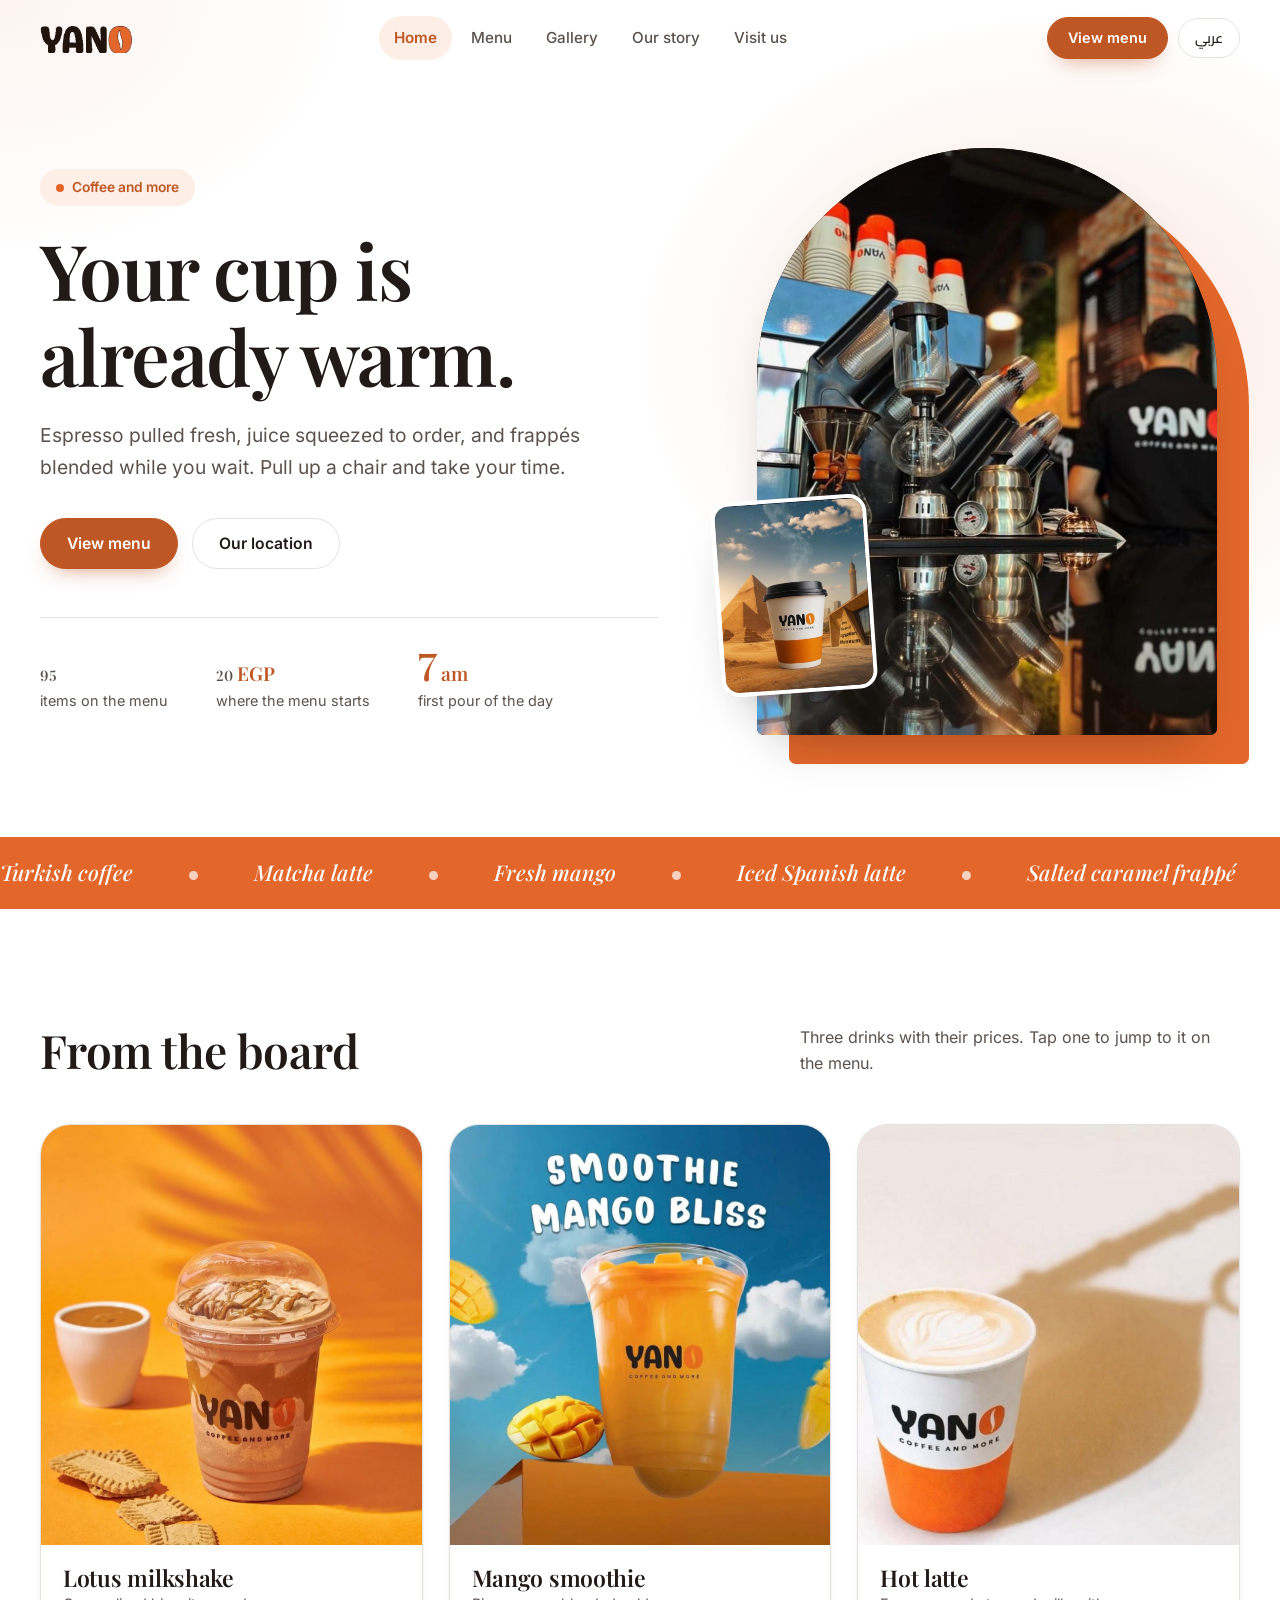
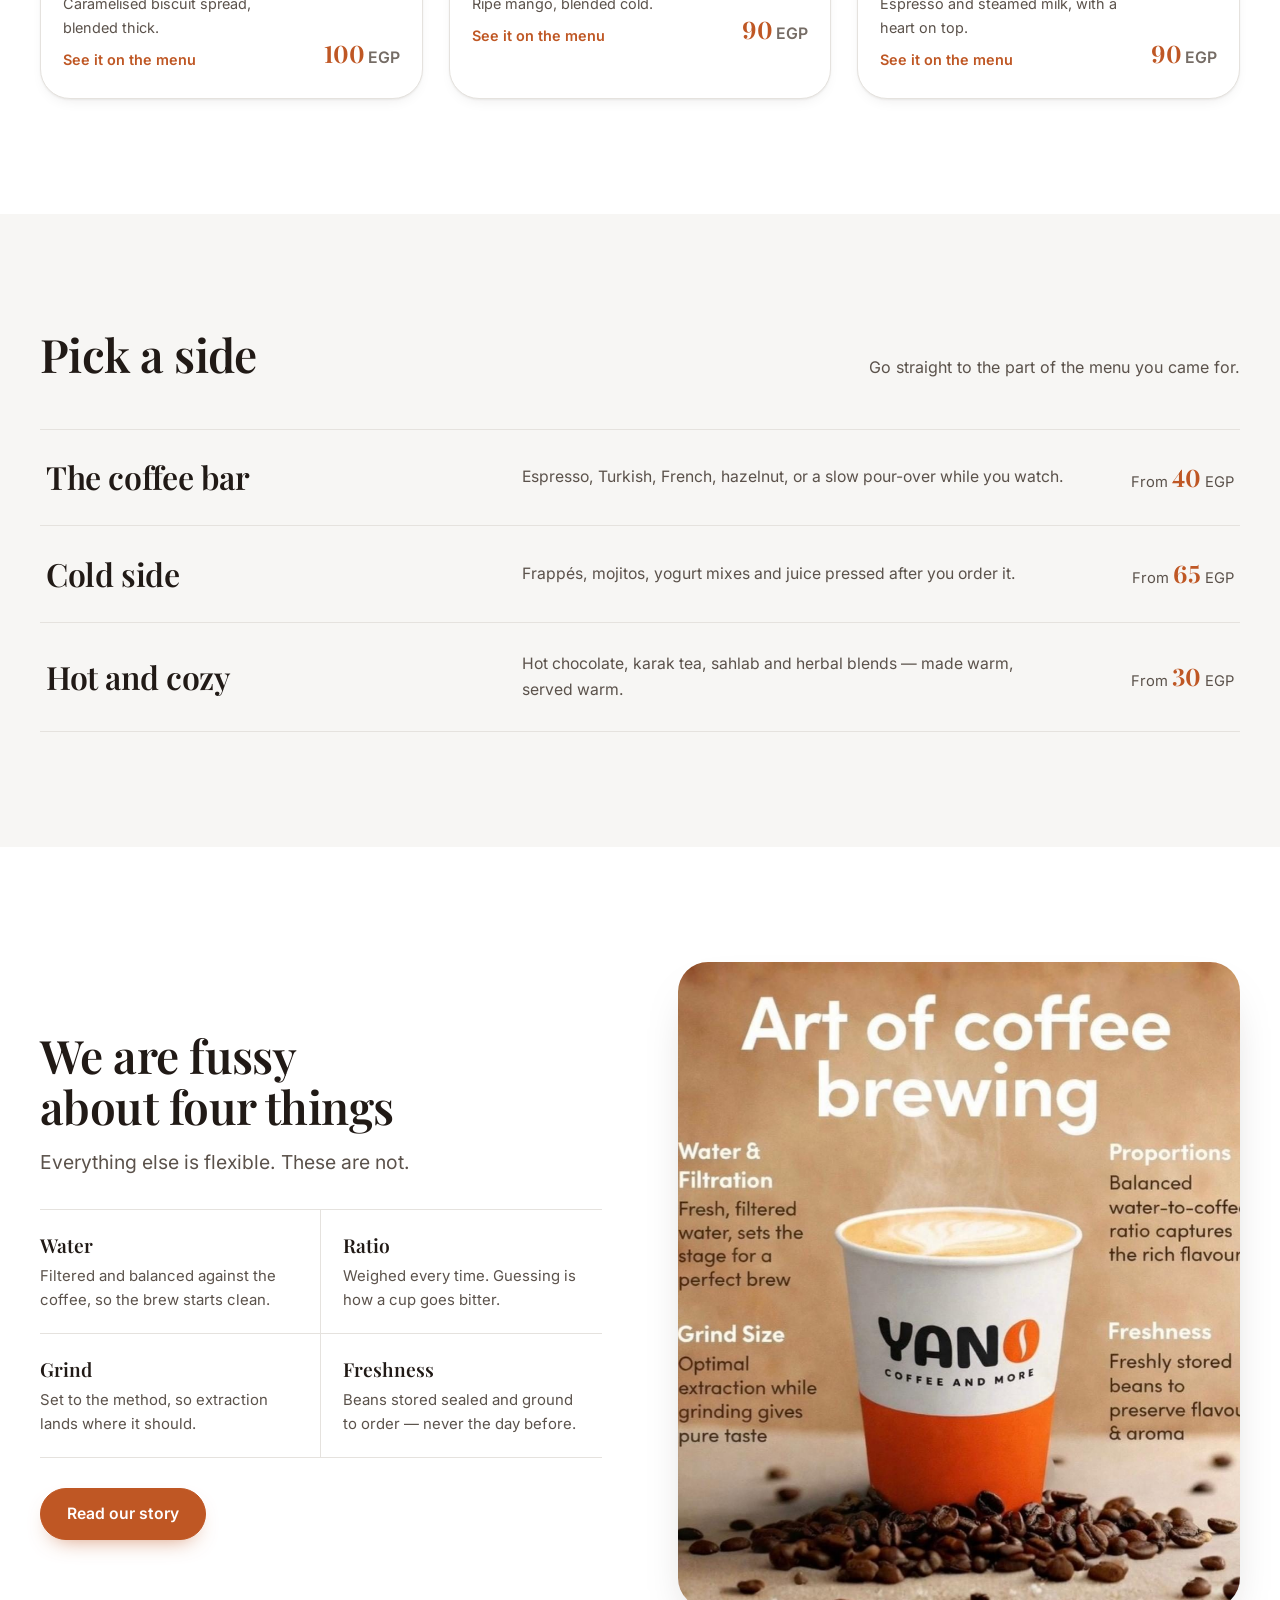
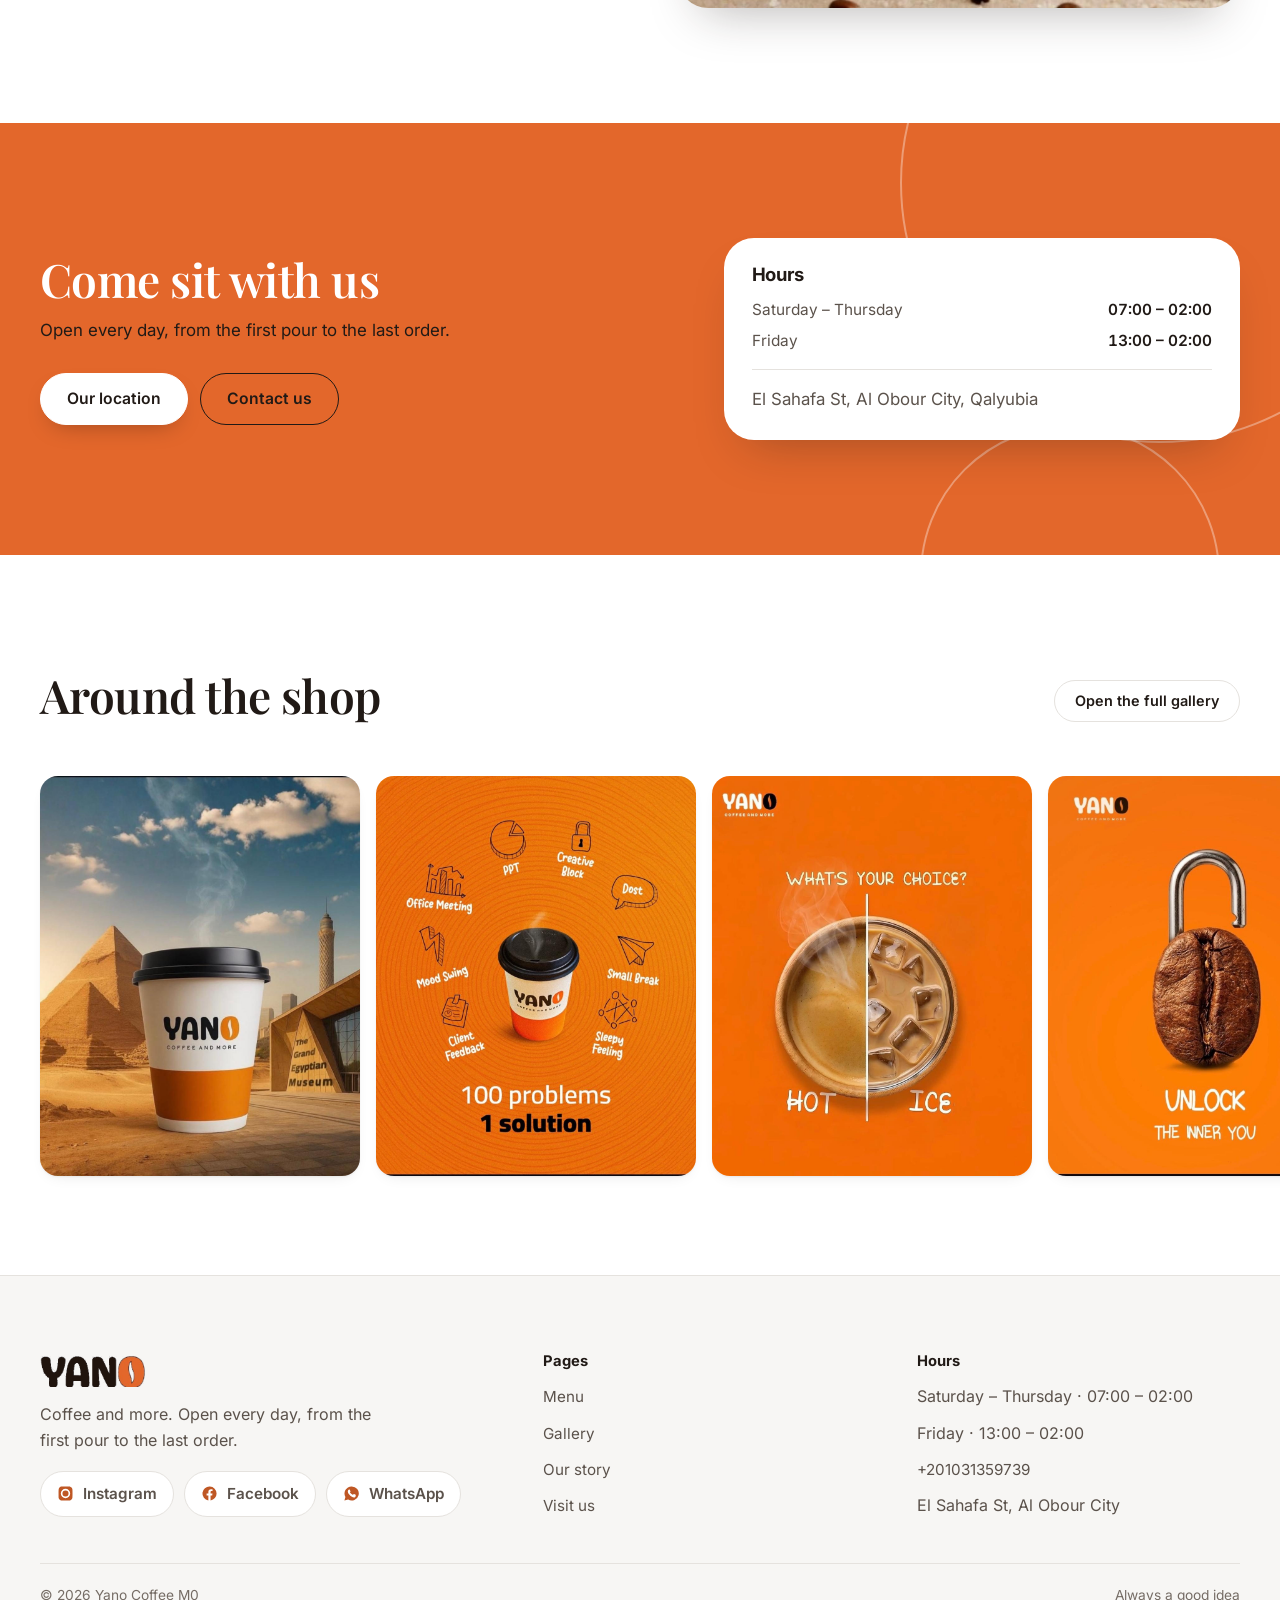
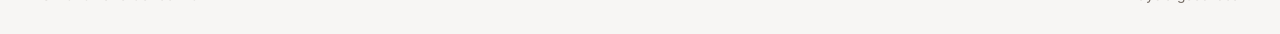
<file: index.html>
<!DOCTYPE html>
<html lang="en" dir="ltr">
<head>
<meta charset="UTF-8">
<meta name="viewport" content="width=device-width,initial-scale=1">
<title>Yano Coffee — Coffee and more</title>
<meta name="description" content="Yano Coffee — coffee, fresh juices, frappés and hot drinks. Visit us in Al Obour City.">
<meta name="theme-color" content="#E3672B">
<link rel="icon" href="img/yano-icon.png">
<link rel="apple-touch-icon" href="img/yano-icon.png">
<link rel="stylesheet" href="assets/yano.css">

</head>
<body>
<a class="skip" href="#main" data-en="Skip to content" data-ar="تخطّى للمحتوى">Skip to content</a>
<header class="nav">
  <div class="nav-in">
    <a class="brand" href="index.html" aria-label="Yano Coffee"><img src="img/yano-wordmark-dark.png" alt="Yano Coffee" width="92" height="30"></a>
    <nav class="nav-links" aria-label="Main"><a href="index.html" aria-current="page" data-en="Home" data-ar="الرئيسية">Home</a><a href="menu.html" data-en="Menu" data-ar="المنيو">Menu</a><a href="gallery.html" data-en="Gallery" data-ar="الصور">Gallery</a><a href="about.html" data-en="Our story" data-ar="عن يانو">Our story</a><a href="contact.html" data-en="Visit us" data-ar="زورنا">Visit us</a></nav>
    <div class="nav-tools">
      <a class="btn sm" href="menu.html" data-en="View menu" data-ar="شوف المنيو">View menu</a>
      <button class="lang" type="button" aria-label="Language">عربي</button>
      <button class="burger" type="button" aria-label="Menu" aria-expanded="false"><i></i><i></i><i></i></button>
    </div>
  </div>
</header>

<main id="main">
  <section class="hero">
    <div class="shell hero-in">
      <div>
        <span class="pill" data-en="Coffee and more" data-ar="قهوة وأكتر">Coffee and more</span>
        <h1 data-en="Your cup is already warm." data-ar="فنجانك جاهز وسخن.">Your cup is already warm.</h1>
        <p class="lede" data-en="Espresso pulled fresh, juice squeezed to order, and frappés blended while you wait. Pull up a chair and take your time." data-ar="إسبريسو بيتحضر لحظتها، عصير بيتعصر قدامك، وفرابيه بيتخلط وانت مستني. اقعد براحتك وخد وقتك.">Espresso pulled fresh, juice squeezed to order, and frappés blended while you wait. Pull up a chair and take your time.</p>
        <div class="cta">
          <a class="btn" data-en="View menu" data-ar="شوف المنيو" href="menu.html">View menu</a>
          <a class="btn ghost" data-en="Our location" data-ar="موقعنا" href="contact.html">Our location</a>
        </div>
        <div class="facts">
          <div><b><span data-menu-count data-count="95">95</span></b><span data-en="items on the menu" data-ar="صنف في المنيو">items on the menu</span></div>
          <div><b><span data-menu-min data-count="20">20</span><small data-en="EGP" data-ar="جنيه">EGP</small></b><span data-en="where the menu starts" data-ar="أرخص حاجة في المنيو">where the menu starts</span></div>
          <div><b>7<small data-en="am" data-ar="ص">am</small></b><span data-en="first pour of the day" data-ar="أول فنجان في اليوم">first pour of the day</span></div>
        </div>
      </div>
      <div class="arch">
        <div class="arch-frame"><img data-parallax=".05" src="img/bar-night.jpg" alt="The Yano brewing bar: siphon, pour-over and kettle" width="1096" height="1280" fetchpriority="high"></div>
        <svg class="steam" viewBox="0 0 100 120" aria-hidden="true"><path d="M30 110C46 88 14 72 32 48S40 14 36 6"/><path d="M52 112C68 90 36 74 54 50S62 16 58 8"/><path d="M74 110C90 88 58 72 76 48S84 14 80 6"/></svg>
        <div class="arch-cup"><img src="img/pyramids-cup.jpg" alt="A Yano cup in front of the pyramids" width="300" height="375" loading="lazy"></div>
      </div>
    </div>
  </section>

  <div class="marquee" aria-hidden="true"><div><span>Turkish coffee</span><span>Matcha latte</span><span>Fresh mango</span><span>Iced Spanish latte</span><span>Salted caramel frappé</span><span>Mojito</span><span>Karak tea</span><span>Turkish coffee</span><span>Matcha latte</span><span>Fresh mango</span><span>Iced Spanish latte</span><span>Salted caramel frappé</span><span>Mojito</span><span>Karak tea</span></div></div>

  <section class="band">
    <div class="shell">
      <div class="head rise">
        <h2 data-en="From the board" data-ar="من المنيو">From the board</h2>
        <p data-en="Three drinks with their prices. Tap one to jump to it on the menu." data-ar="تلات مشروبات بأسعارهم. اضغط على أي واحد عشان توصله في المنيو.">Three drinks with their prices. Tap one to jump to it on the menu.</p>
      </div>
      <div class="sig" data-stagger>
        <a class="pcard rise" href="menu.html#milkshakes">
          <figure><img src="img/lotus-frappe.jpg" alt="Lotus milkshake topped with caramelised biscuit spread" loading="lazy" width="800" height="920"></figure>
          <div class="body">
            <div>
              <h3 data-en="Lotus milkshake" data-ar="ميلك شيك لوتس">Lotus milkshake</h3>
              <p class="note" data-en="Caramelised biscuit spread, blended thick." data-ar="صوص بسكويت كراميل متخلط تقيل.">Caramelised biscuit spread, blended thick.</p>
              <span class="go" data-en="See it on the menu" data-ar="شوفه في المنيو">See it on the menu</span>
            </div>
            <span class="price"><span data-item="milkshakes/Lotus">100</span><small data-en="EGP" data-ar="جنيه">EGP</small></span>
          </div>
        </a>
        <a class="pcard rise" href="menu.html#cold-drinks">
          <figure><img src="img/mango-bliss.jpg" alt="Mango smoothie in a Yano cup" loading="lazy" width="800" height="920"></figure>
          <div class="body">
            <div>
              <h3 data-en="Mango smoothie" data-ar="سموذي مانجو">Mango smoothie</h3>
              <p class="note" data-en="Ripe mango, blended cold." data-ar="مانجو ناضجة متخلطة ساقعة.">Ripe mango, blended cold.</p>
              <span class="go" data-en="See it on the menu" data-ar="شوفه في المنيو">See it on the menu</span>
            </div>
            <span class="price"><span data-item="cold-drinks/Smoothie Mango">90</span><small data-en="EGP" data-ar="جنيه">EGP</small></span>
          </div>
        </a>
        <a class="pcard rise" href="menu.html#hot-coffee">
          <figure><img src="img/latte-shadow.jpg" alt="Latte with a heart in a Yano cup" loading="lazy" width="800" height="920"></figure>
          <div class="body">
            <div>
              <h3 data-en="Hot latte" data-ar="لاتيه ساخن">Hot latte</h3>
              <p class="note" data-en="Espresso and steamed milk, with a heart on top." data-ar="إسبريسو ولبن مستيم، ومعاه قلب فوق.">Espresso and steamed milk, with a heart on top.</p>
              <span class="go" data-en="See it on the menu" data-ar="شوفه في المنيو">See it on the menu</span>
            </div>
            <span class="price"><span data-item="hot-coffee/Latte">90</span><small data-en="EGP" data-ar="جنيه">EGP</small></span>
          </div>
        </a>
      </div>
    </div>
  </section>

  <section class="band alt">
    <div class="shell">
      <div class="head rise">
        <h2 data-en="Pick a side" data-ar="اختار ناحيتك">Pick a side</h2>
        <p data-en="Go straight to the part of the menu you came for." data-ar="روح على طول للجزء اللي جاي عشانه في المنيو.">Go straight to the part of the menu you came for.</p>
      </div>
      <div class="ways" data-stagger>
        <a class="way rise" href="menu.html#hot-coffee">
          <h3 data-en="The coffee bar" data-ar="بار القهوة">The coffee bar</h3>
          <p data-en="Espresso, Turkish, French, hazelnut, or a slow pour-over while you watch." data-ar="إسبريسو، تركي، فرنساوي، بندق، أو بور-أوفر بيتعمل قدامك بالراحة.">Espresso, Turkish, French, hazelnut, or a slow pour-over while you watch.</p>
          <span class="from" data-from="hot-coffee"><span data-en="From" data-ar="يبدأ من">From</span> <b>40</b> <span data-en="EGP" data-ar="جنيه">EGP</span></span>
        </a>
        <a class="way rise" href="menu.html#cold-drinks">
          <h3 data-en="Cold side" data-ar="الحاجة الساقعة">Cold side</h3>
          <p data-en="Frappés, mojitos, yogurt mixes and juice pressed after you order it." data-ar="فرابيه، موهيتو، زبادي بالفواكه، وعصير بيتعصر بعد ما تطلبه.">Frappés, mojitos, yogurt mixes and juice pressed after you order it.</p>
          <span class="from" data-from="frappe,cold-drinks,cold-coffee"><span data-en="From" data-ar="يبدأ من">From</span> <b>65</b> <span data-en="EGP" data-ar="جنيه">EGP</span></span>
        </a>
        <a class="way rise" href="menu.html#hot-drink">
          <h3 data-en="Hot and cozy" data-ar="الحاجة السخنة">Hot and cozy</h3>
          <p data-en="Hot chocolate, karak tea, sahlab and herbal blends — made warm, served warm." data-ar="هوت شوكليت، شاي كرك، سحلب وأعشاب — بتتعمل سخنة وبتتقدم سخنة.">Hot chocolate, karak tea, sahlab and herbal blends — made warm, served warm.</p>
          <span class="from" data-from="hot-drink"><span data-en="From" data-ar="يبدأ من">From</span> <b>30</b> <span data-en="EGP" data-ar="جنيه">EGP</span></span>
        </a>
      </div>
    </div>
  </section>

  <section class="band">
    <div class="shell split">
      <div>
        <h2 class="rise" data-en="We are fussy about four things" data-ar="بندقق في أربع حاجات">We are fussy about four things</h2>
        <p class="lede rise" data-en="Everything else is flexible. These are not." data-ar="أي حاجة تانية ممكن تتظبط. الأربعة دول لأ." style="margin-top:14px">Everything else is flexible. These are not.</p>
        <ul class="brew rise">
          <li><b data-en="Water" data-ar="المية">Water</b><span data-en="Filtered and balanced against the coffee, so the brew starts clean." data-ar="متفلترة ومظبوطة مع نسبة البن، عشان الطعم يبدأ نضيف.">Filtered and balanced against the coffee, so the brew starts clean.</span></li>
          <li><b data-en="Ratio" data-ar="النسبة">Ratio</b><span data-en="Weighed every time. Guessing is how a cup goes bitter." data-ar="بتتوزن كل مرة. التخمين هو اللي بيخلي الفنجان مر.">Weighed every time. Guessing is how a cup goes bitter.</span></li>
          <li><b data-en="Grind" data-ar="الطحن">Grind</b><span data-en="Set to the method, so extraction lands where it should." data-ar="متظبط حسب طريقة التحضير، عشان الاستخلاص يطلع مظبوط.">Set to the method, so extraction lands where it should.</span></li>
          <li><b data-en="Freshness" data-ar="الطزاجة">Freshness</b><span data-en="Beans stored sealed and ground to order — never the day before." data-ar="البن متخزن مقفول وبيتطحن وقت الطلب — مش من اليوم اللي قبله.">Beans stored sealed and ground to order — never the day before.</span></li>
        </ul>
        <p style="margin-top:30px"><a class="btn" data-en="Read our story" data-ar="اقرا حكايتنا" href="about.html">Read our story</a></p>
      </div>
      <figure class="photo-lg rise"><img data-parallax=".04" src="img/art-of-brewing.jpg" alt="The art of coffee brewing: water, grind, proportions, freshness" width="1054" height="1280" loading="lazy"></figure>
    </div>
  </section>

  <section class="band visit-band">
    <div class="shell visit-in">
      <div>
        <h2 data-en="Come sit with us" data-ar="تعالى اقعد معانا">Come sit with us</h2>
        <p data-en="Open every day, from the first pour to the last order." data-ar="فاتحين كل يوم، من أول فنجان لآخر طلب.">Open every day, from the first pour to the last order.</p>
        <div class="cta">
          <a class="btn white" data-en="Our location" data-ar="موقعنا" href="contact.html">Our location</a>
          <a class="btn outline-dark" data-en="Contact us" data-ar="كلمنا" href="contact.html#contact">Contact us</a>
        </div>
      </div>
      <div class="visit-card rise">
        <h3 data-en="Hours" data-ar="مواعيد العمل">Hours</h3>
        <div class="hours"><div><span data-en="Saturday – Thursday" data-ar="السبت – الخميس">Saturday – Thursday</span><span dir="ltr">07:00 – 02:00</span></div><div><span data-en="Friday" data-ar="الجمعة">Friday</span><span dir="ltr">13:00 – 02:00</span></div></div>
        <p class="addr" data-en="El Sahafa St, Al Obour City, Qalyubia" data-ar="شارع الصحافة، مدينة العبور، القليوبية">El Sahafa St, Al Obour City, Qalyubia</p>
      </div>
    </div>
  </section>

  <section class="band" style="overflow:hidden;padding-bottom:clamp(40px,6vw,80px)">
    <div class="shell">
      <div class="head rise">
        <h2 data-en="Around the shop" data-ar="حوالين المحل">Around the shop</h2>
        <a class="btn ghost sm" href="gallery.html" data-en="Open the full gallery" data-ar="افتح كل الصور">Open the full gallery</a>
      </div>
    </div>
    <div class="strip" tabindex="0" aria-label="Photos"><a href="gallery.html" tabindex="-1" aria-hidden="true"><img src="img/pyramids-cup.jpg" alt="Yano cup in front of the pyramids" loading="lazy" width="400" height="500"></a><a href="gallery.html" tabindex="-1" aria-hidden="true"><img src="img/100-problems.jpg" alt="100 problems, 1 solution" loading="lazy" width="400" height="500"></a><a href="gallery.html" tabindex="-1" aria-hidden="true"><img src="img/hot-or-ice.jpg" alt="Hot or ice — what is your choice?" loading="lazy" width="400" height="500"></a><a href="gallery.html" tabindex="-1" aria-hidden="true"><img src="img/unlock.jpg" alt="Unlock the inner you" loading="lazy" width="400" height="500"></a><a href="gallery.html" tabindex="-1" aria-hidden="true"><img src="img/bar-boxes.jpg" alt="Yano coffee packs at the bar" loading="lazy" width="400" height="500"></a><a href="gallery.html" tabindex="-1" aria-hidden="true"><img src="img/art-of-brewing.jpg" alt="The art of coffee brewing" loading="lazy" width="400" height="500"></a></div>
  </section>
</main>
<footer class="foot">
  <div class="shell">
    <div class="foot-grid">
      <div>
        <img class="foot-logo" src="img/yano-wordmark-dark.png" alt="Yano Coffee — coffee and more" width="106" height="34" loading="lazy">
        <p class="dim" data-en="Coffee and more. Open every day, from the first pour to the last order." data-ar="قهوة وأكتر. فاتحين كل يوم، من أول فنجان لآخر طلب." style="margin:14px 0 18px;max-width:34ch">Coffee and more. Open every day, from the first pour to the last order.</p>
        <div class="socials">
          <a href="https://www.instagram.com/yano__coffee" target="_blank" rel="noopener">
            <svg viewBox="0 0 24 24"><path d="M12 2.2c3.2 0 3.6 0 4.9.07 1.2.06 1.8.25 2.2.42.6.22 1 .48 1.4.9.4.4.7.8.9 1.4.2.4.4 1 .4 2.2.1 1.3.1 1.7.1 4.9s0 3.6-.1 4.9c0 1.2-.2 1.8-.4 2.2-.2.6-.5 1-.9 1.4-.4.4-.8.7-1.4.9-.4.2-1 .4-2.2.4-1.3.1-1.7.1-4.9.1s-3.6 0-4.9-.1c-1.2 0-1.8-.2-2.2-.4-.6-.2-1-.5-1.4-.9-.4-.4-.7-.8-.9-1.4-.2-.4-.4-1-.4-2.2C2.2 15.6 2.2 15.2 2.2 12s0-3.6.1-4.9c0-1.2.2-1.8.4-2.2.2-.6.5-1 .9-1.4.4-.4.8-.7 1.4-.9.4-.2 1-.4 2.2-.4C8.4 2.2 8.8 2.2 12 2.2m0 3.2A6.6 6.6 0 1 0 18.6 12 6.6 6.6 0 0 0 12 5.4m0 10.9A4.3 4.3 0 1 1 16.3 12 4.3 4.3 0 0 1 12 16.3m6.9-11.1a1.5 1.5 0 1 1-1.5-1.5 1.5 1.5 0 0 1 1.5 1.5"/></svg>
            Instagram
          </a>
          <a href="https://www.facebook.com/profile.php?id=61595699270257" target="_blank" rel="noopener">
            <svg viewBox="0 0 24 24"><path d="M22 12a10 10 0 1 0-11.6 9.9v-7H7.9V12h2.5V9.8c0-2.5 1.5-3.9 3.7-3.9 1.1 0 2.2.2 2.2.2v2.4h-1.2c-1.2 0-1.6.8-1.6 1.6V12h2.7l-.4 2.9h-2.3v7A10 10 0 0 0 22 12"/></svg>
            Facebook
          </a>
          <a href="https://wa.me/201031359739" target="_blank" rel="noopener">
            <svg viewBox="0 0 24 24"><path d="M12 2a10 10 0 0 0-8.6 15L2 22l5.2-1.4A10 10 0 1 0 12 2m5.8 14.1c-.2.7-1.4 1.3-2 1.4-.5.1-1.2.1-1.9-.1a13 13 0 0 1-5.7-4.6 6.5 6.5 0 0 1-1.4-3.4 3.7 3.7 0 0 1 1.1-2.7.9.9 0 0 1 .7-.3h.5c.2 0 .4 0 .6.5l.8 2c.1.2 0 .4-.1.5l-.4.5c-.1.2-.3.3-.1.6a9.6 9.6 0 0 0 3.8 3.2c.3.2.5.1.6 0l.8-1c.2-.2.3-.2.6-.1l2 1c.2.1.4.2.4.3a2 2 0 0 1-.3 1.2"/></svg>
            WhatsApp
          </a>
        </div>
      </div>
      <div>
        <h4 data-en="Pages" data-ar="الصفحات">Pages</h4>
        <ul>
          <li><a data-en="Menu" data-ar="المنيو" href="menu.html">Menu</a></li>
          <li><a data-en="Gallery" data-ar="الصور" href="gallery.html">Gallery</a></li>
          <li><a data-en="Our story" data-ar="عن يانو" href="about.html">Our story</a></li>
          <li><a data-en="Visit us" data-ar="زورنا" href="contact.html">Visit us</a></li>
        </ul>
      </div>
      <div>
        <h4 data-en="Hours" data-ar="مواعيد العمل">Hours</h4>
        <ul>
          <li class="dim"><span data-en="Saturday – Thursday" data-ar="السبت – الخميس">Saturday – Thursday</span> · <span dir="ltr">07:00 – 02:00</span></li>
          <li class="dim"><span data-en="Friday" data-ar="الجمعة">Friday</span> · <span dir="ltr">13:00 – 02:00</span></li>
          <li><a href="tel:+201031359739" dir="ltr">+201031359739</a></li>
          <li data-en="El Sahafa St, Al Obour City" data-ar="شارع الصحافة، مدينة العبور" class="dim">El Sahafa St, Al Obour City</li>
        </ul>
      </div>
    </div>
    <div class="copy">
      <span>© 2026 Yano Coffee M0 </span>
      <span data-en="Always a good idea" data-ar="دايمًا فكرة حلوة">Always a good idea</span>
    </div>
  </div>
</footer>
<script src="assets/yano.js"></script>
</body>
</html>
</file>
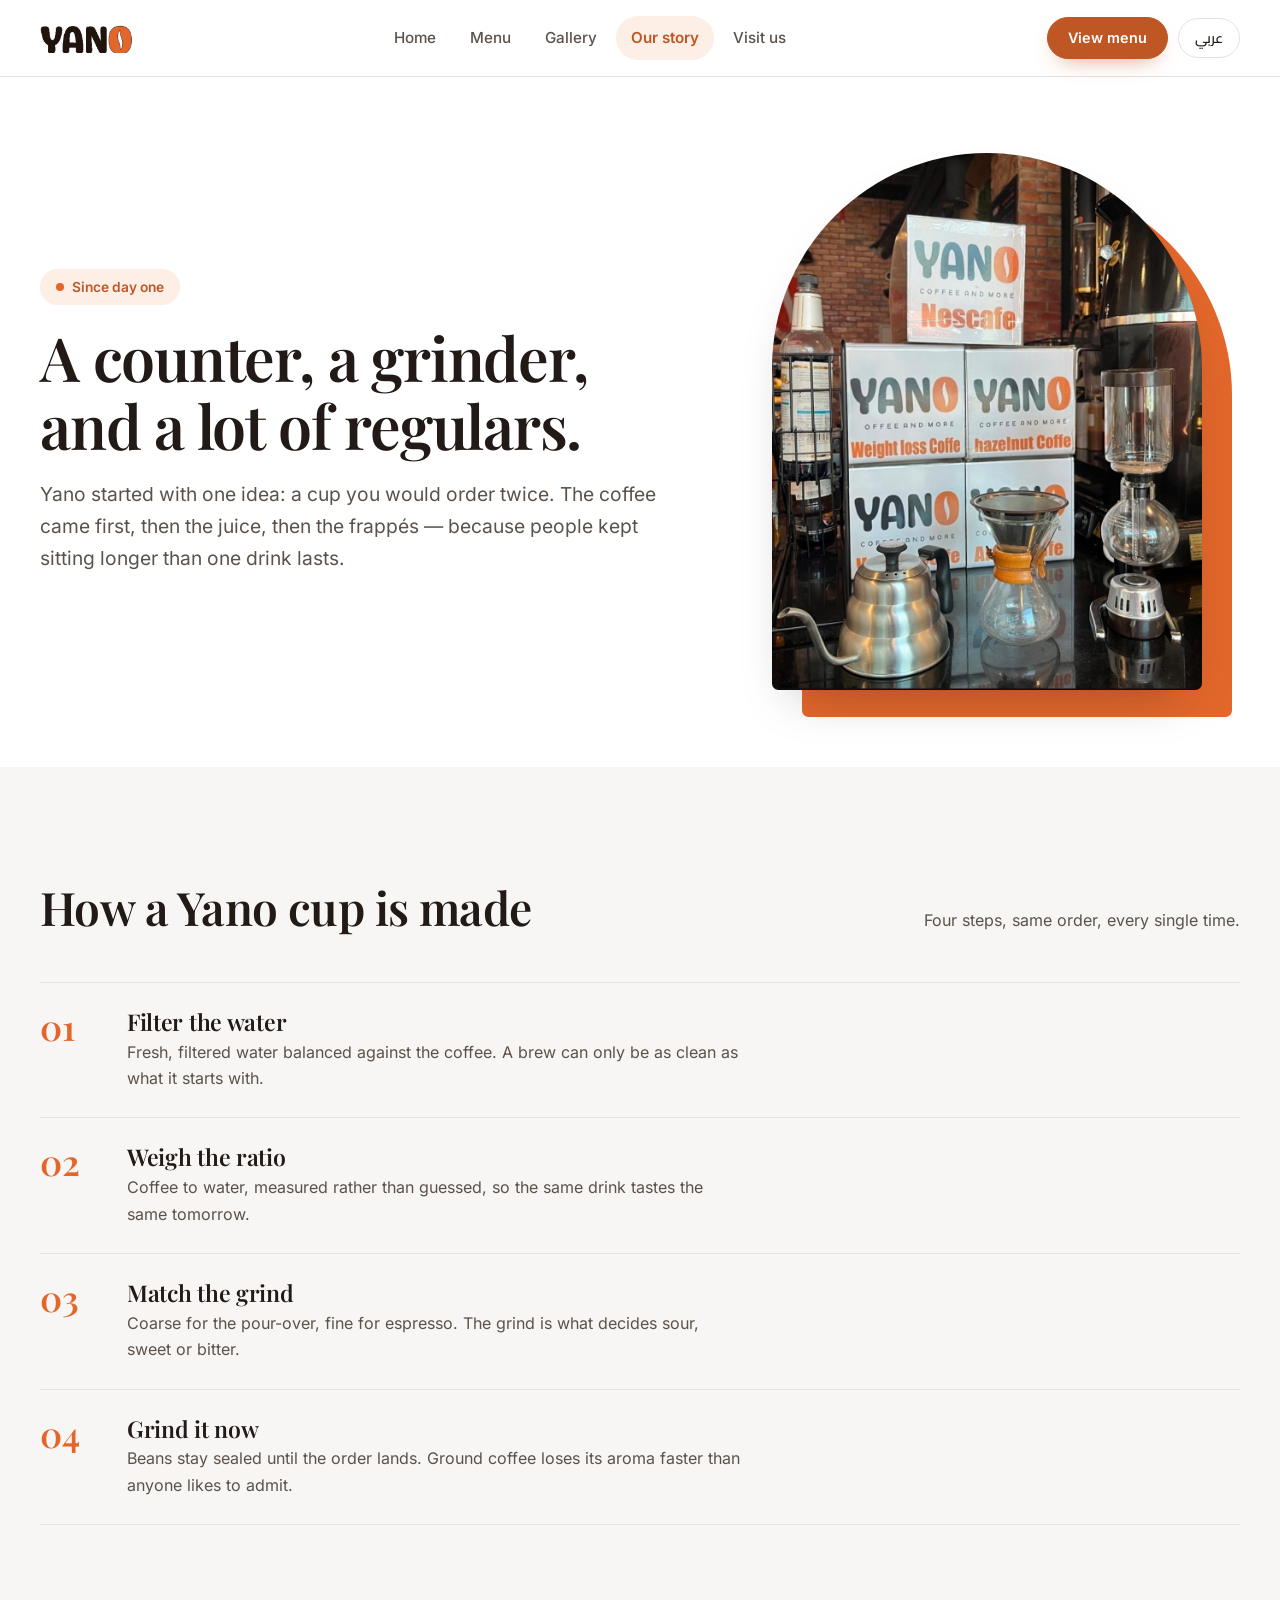
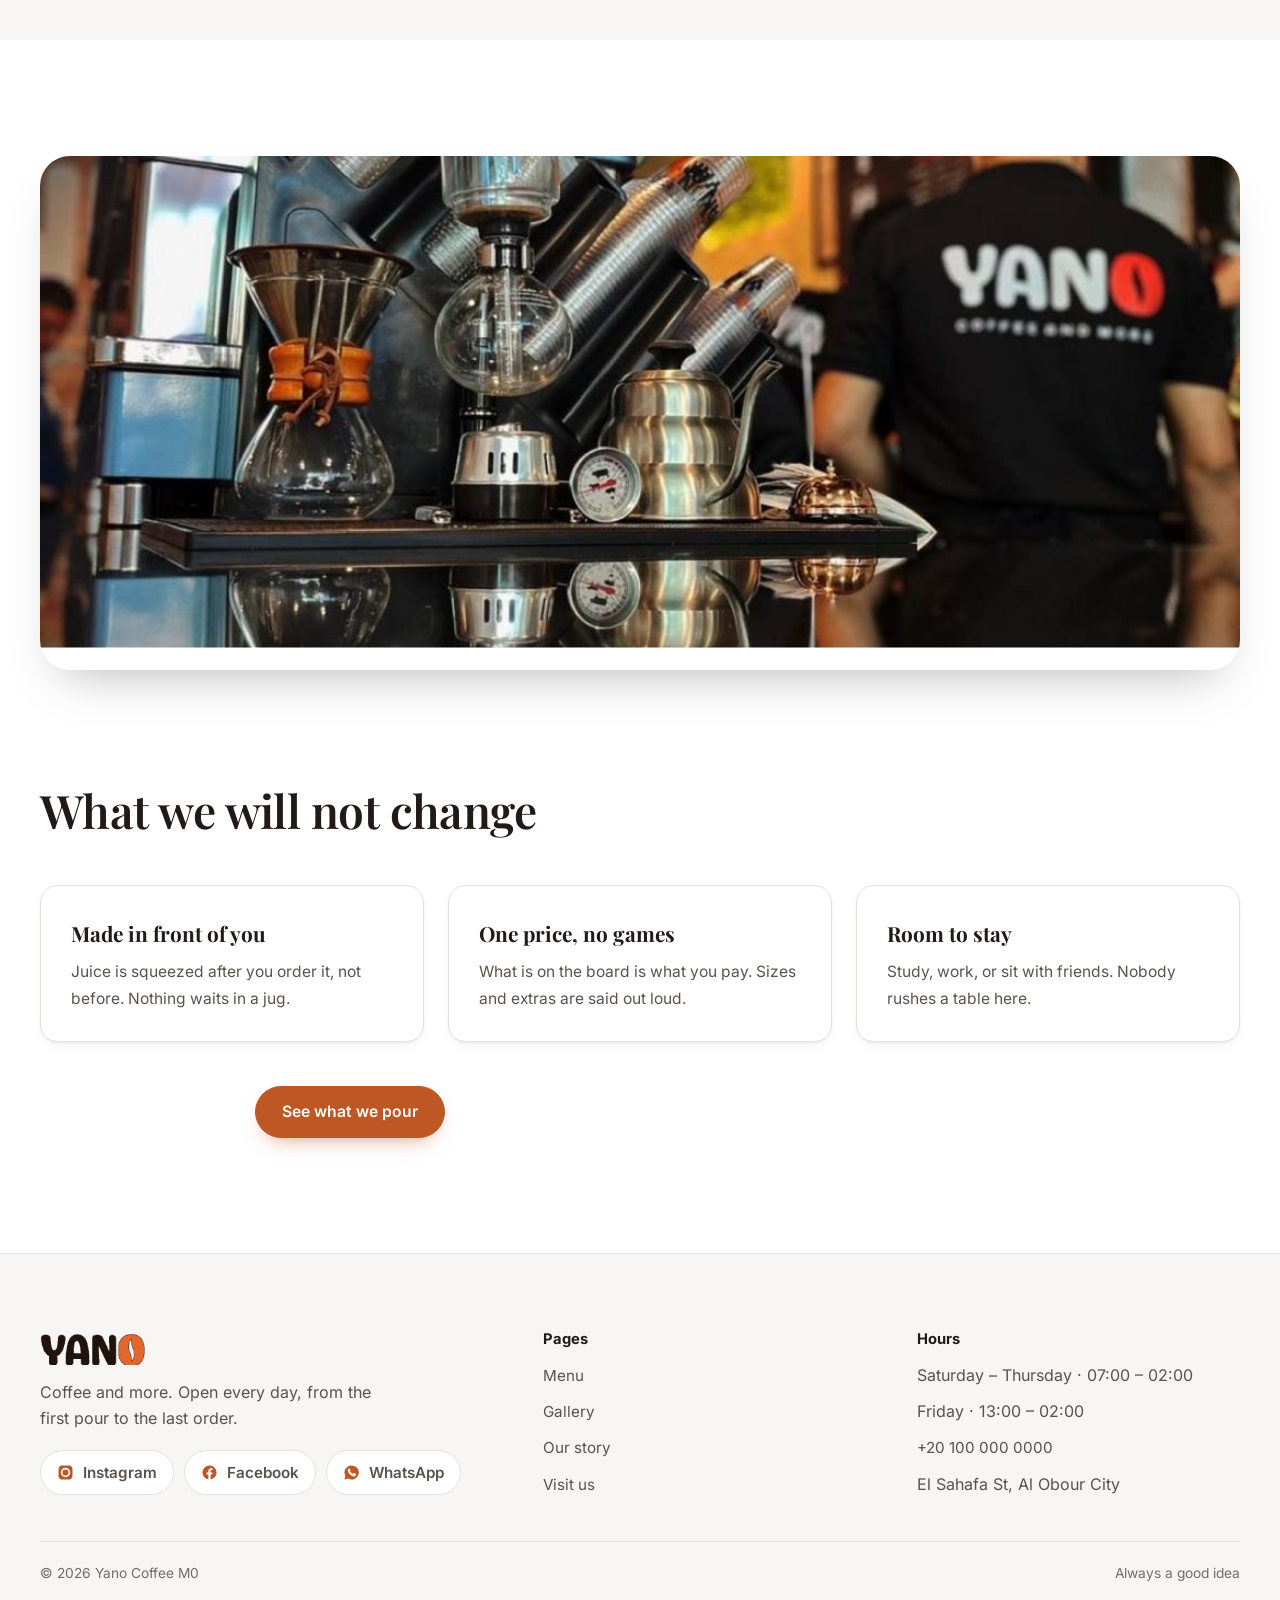
<file: about.html>
<!DOCTYPE html>
<html lang="en" dir="ltr">
<head>
<meta charset="UTF-8">
<meta name="viewport" content="width=device-width,initial-scale=1">
<title>Our story — Yano Coffee</title>
<meta name="description" content="How Yano Coffee brews, what we serve, and what we care about.">
<meta name="theme-color" content="#E3672B">
<link rel="icon" href="img/yano-icon.png">
<link rel="apple-touch-icon" href="img/yano-icon.png">
<link rel="stylesheet" href="assets/yano.css">

</head>
<body>
<a class="skip" href="#main" data-en="Skip to content" data-ar="تخطّى للمحتوى">Skip to content</a>
<header class="nav" data-solid>
  <div class="nav-in">
    <a class="brand" href="index.html" aria-label="Yano Coffee"><img src="img/yano-wordmark-dark.png" alt="Yano Coffee" width="92" height="30"></a>
    <nav class="nav-links" aria-label="Main"><a href="index.html" data-en="Home" data-ar="الرئيسية">Home</a><a href="menu.html" data-en="Menu" data-ar="المنيو">Menu</a><a href="gallery.html" data-en="Gallery" data-ar="الصور">Gallery</a><a href="about.html" aria-current="page" data-en="Our story" data-ar="عن يانو">Our story</a><a href="contact.html" data-en="Visit us" data-ar="زورنا">Visit us</a></nav>
    <div class="nav-tools">
      <a class="btn sm" href="menu.html" data-en="View menu" data-ar="شوف المنيو">View menu</a>
      <button class="lang" type="button" aria-label="Language">عربي</button>
      <button class="burger" type="button" aria-label="Menu" aria-expanded="false"><i></i><i></i><i></i></button>
    </div>
  </div>
</header>

<main id="main">
  <div class="shell story">
    <div>
      <span class="pill" data-en="Since day one" data-ar="من أول يوم">Since day one</span>
      <h1 data-en="A counter, a grinder, and a lot of regulars." data-ar="كاونتر، ومطحنة، وزباين بيرجعوا كل يوم." style="margin:18px 0 20px;font-size:clamp(2.2rem,4.8vw,3.8rem)">A counter, a grinder, and a lot of regulars.</h1>
      <p class="lede" data-en="Yano started with one idea: a cup you would order twice. The coffee came first, then the juice, then the frappés — because people kept sitting longer than one drink lasts." data-ar="يانو بدأت بفكرة واحدة: فنجان تطلبه تاني. القهوة جت الأول، بعدها العصاير، وبعدها الفرابيه — لأن الناس كانت بتقعد أطول من مشروب واحد.">Yano started with one idea: a cup you would order twice. The coffee came first, then the juice, then the frappés — because people kept sitting longer than one drink lasts.</p>
    </div>
    <figure><img src="img/bar-boxes.jpg" alt="The Yano brewing bar with Yano coffee packs" width="1005" height="1280" fetchpriority="high"></figure>
  </div>

  <section class="band alt">
    <div class="shell">
      <div class="head rise">
        <h2 data-en="How a Yano cup is made" data-ar="إزاي بيتعمل فنجان يانو">How a Yano cup is made</h2>
        <p data-en="Four steps, same order, every single time." data-ar="أربع خطوات، بنفس الترتيب، في كل مرة.">Four steps, same order, every single time.</p>
      </div>
      <ol class="steps" data-stagger><li class="rise"><div><h3 data-en="Filter the water" data-ar="فلترة المية">Filter the water</h3><p data-en="Fresh, filtered water balanced against the coffee. A brew can only be as clean as what it starts with." data-ar="مية فريش ومتفلترة ومتوازنة مع نسبة البن. التحضير مش هيطلع أنضف من اللي بدأ بيه.">Fresh, filtered water balanced against the coffee. A brew can only be as clean as what it starts with.</p></div></li><li class="rise"><div><h3 data-en="Weigh the ratio" data-ar="وزن النسبة">Weigh the ratio</h3><p data-en="Coffee to water, measured rather than guessed, so the same drink tastes the same tomorrow." data-ar="نسبة البن للمية بتتوزن مش بتتخمن، عشان نفس المشروب يطلع بنفس الطعم بكرة.">Coffee to water, measured rather than guessed, so the same drink tastes the same tomorrow.</p></div></li><li class="rise"><div><h3 data-en="Match the grind" data-ar="ظبط الطحن">Match the grind</h3><p data-en="Coarse for the pour-over, fine for espresso. The grind is what decides sour, sweet or bitter." data-ar="خشن للبور-أوفر، ناعم للإسبريسو. الطحن هو اللي بيحدد الطعم حامض ولا حلو ولا مر.">Coarse for the pour-over, fine for espresso. The grind is what decides sour, sweet or bitter.</p></div></li><li class="rise"><div><h3 data-en="Grind it now" data-ar="اطحن دلوقتي">Grind it now</h3><p data-en="Beans stay sealed until the order lands. Ground coffee loses its aroma faster than anyone likes to admit." data-ar="البن بيفضل مقفول لحد ما الطلب ينزل. البن المطحون بيفقد ريحته أسرع مما الناس بتتخيل.">Beans stay sealed until the order lands. Ground coffee loses its aroma faster than anyone likes to admit.</p></div></li></ol>
    </div>
  </section>

  <section class="band">
    <div class="shell"><div class="wide rise"><img data-parallax=".03" src="img/bar-night.jpg" alt="Siphon, pour-over and kettle on the Yano bar" style="object-position:50% 58%" loading="lazy"></div></div>
  </section>

  <section class="band tight">
    <div class="shell">
      <div class="head rise"><h2 data-en="What we will not change" data-ar="حاجات مش هنغيرها">What we will not change</h2></div>
      <div class="values" data-stagger><article class="value rise"><b data-en="Made in front of you" data-ar="بيتعمل قدامك">Made in front of you</b><span data-en="Juice is squeezed after you order it, not before. Nothing waits in a jug." data-ar="العصير بيتعصر بعد ما تطلبه مش قبله. مفيش حاجة مستنية في إبريق.">Juice is squeezed after you order it, not before. Nothing waits in a jug.</span></article><article class="value rise"><b data-en="One price, no games" data-ar="سعر واحد من غير لف">One price, no games</b><span data-en="What is on the board is what you pay. Sizes and extras are said out loud." data-ar="اللي مكتوب في المنيو هو اللي بتدفعه. المقاسات والإضافات بتتقال بصوت عالي.">What is on the board is what you pay. Sizes and extras are said out loud.</span></article><article class="value rise"><b data-en="Room to stay" data-ar="مكان تقعد فيه">Room to stay</b><span data-en="Study, work, or sit with friends. Nobody rushes a table here." data-ar="ذاكر، اشتغل، أو اقعد مع صحابك. محدش بيستعجل حد على الترابيزة.">Study, work, or sit with friends. Nobody rushes a table here.</span></article></div>
      <p style="margin-top:44px;text-align:center"><a class="btn" data-en="See what we pour" data-ar="شوف بنقدم إيه" href="menu.html">See what we pour</a></p>
    </div>
  </section>
</main>
<footer class="foot">
  <div class="shell">
    <div class="foot-grid">
      <div>
        <img class="foot-logo" src="img/yano-wordmark-dark.png" alt="Yano Coffee — coffee and more" width="106" height="34" loading="lazy">
        <p class="dim" data-en="Coffee and more. Open every day, from the first pour to the last order." data-ar="قهوة وأكتر. فاتحين كل يوم، من أول فنجان لآخر طلب." style="margin:14px 0 18px;max-width:34ch">Coffee and more. Open every day, from the first pour to the last order.</p>
        <div class="socials">
          <a href="https://www.instagram.com/yano__coffee" target="_blank" rel="noopener">
            <svg viewBox="0 0 24 24"><path d="M12 2.2c3.2 0 3.6 0 4.9.07 1.2.06 1.8.25 2.2.42.6.22 1 .48 1.4.9.4.4.7.8.9 1.4.2.4.4 1 .4 2.2.1 1.3.1 1.7.1 4.9s0 3.6-.1 4.9c0 1.2-.2 1.8-.4 2.2-.2.6-.5 1-.9 1.4-.4.4-.8.7-1.4.9-.4.2-1 .4-2.2.4-1.3.1-1.7.1-4.9.1s-3.6 0-4.9-.1c-1.2 0-1.8-.2-2.2-.4-.6-.2-1-.5-1.4-.9-.4-.4-.7-.8-.9-1.4-.2-.4-.4-1-.4-2.2C2.2 15.6 2.2 15.2 2.2 12s0-3.6.1-4.9c0-1.2.2-1.8.4-2.2.2-.6.5-1 .9-1.4.4-.4.8-.7 1.4-.9.4-.2 1-.4 2.2-.4C8.4 2.2 8.8 2.2 12 2.2m0 3.2A6.6 6.6 0 1 0 18.6 12 6.6 6.6 0 0 0 12 5.4m0 10.9A4.3 4.3 0 1 1 16.3 12 4.3 4.3 0 0 1 12 16.3m6.9-11.1a1.5 1.5 0 1 1-1.5-1.5 1.5 1.5 0 0 1 1.5 1.5"/></svg>
            Instagram
          </a>
          <a href="https://www.facebook.com/profile.php?id=61595699270257" target="_blank" rel="noopener">
            <svg viewBox="0 0 24 24"><path d="M22 12a10 10 0 1 0-11.6 9.9v-7H7.9V12h2.5V9.8c0-2.5 1.5-3.9 3.7-3.9 1.1 0 2.2.2 2.2.2v2.4h-1.2c-1.2 0-1.6.8-1.6 1.6V12h2.7l-.4 2.9h-2.3v7A10 10 0 0 0 22 12"/></svg>
            Facebook
          </a>
          <a href="https://wa.me/201031359739" target="_blank" rel="noopener">
            <svg viewBox="0 0 24 24"><path d="M12 2a10 10 0 0 0-8.6 15L2 22l5.2-1.4A10 10 0 1 0 12 2m5.8 14.1c-.2.7-1.4 1.3-2 1.4-.5.1-1.2.1-1.9-.1a13 13 0 0 1-5.7-4.6 6.5 6.5 0 0 1-1.4-3.4 3.7 3.7 0 0 1 1.1-2.7.9.9 0 0 1 .7-.3h.5c.2 0 .4 0 .6.5l.8 2c.1.2 0 .4-.1.5l-.4.5c-.1.2-.3.3-.1.6a9.6 9.6 0 0 0 3.8 3.2c.3.2.5.1.6 0l.8-1c.2-.2.3-.2.6-.1l2 1c.2.1.4.2.4.3a2 2 0 0 1-.3 1.2"/></svg>
            WhatsApp
          </a>
        </div>
      </div>
      <div>
        <h4 data-en="Pages" data-ar="الصفحات">Pages</h4>
        <ul>
          <li><a data-en="Menu" data-ar="المنيو" href="menu.html">Menu</a></li>
          <li><a data-en="Gallery" data-ar="الصور" href="gallery.html">Gallery</a></li>
          <li><a data-en="Our story" data-ar="عن يانو" href="about.html">Our story</a></li>
          <li><a data-en="Visit us" data-ar="زورنا" href="contact.html">Visit us</a></li>
        </ul>
      </div>
      <div>
        <h4 data-en="Hours" data-ar="مواعيد العمل">Hours</h4>
        <ul>
          <li class="dim"><span data-en="Saturday – Thursday" data-ar="السبت – الخميس">Saturday – Thursday</span> · <span dir="ltr">07:00 – 02:00</span></li>
          <li class="dim"><span data-en="Friday" data-ar="الجمعة">Friday</span> · <span dir="ltr">13:00 – 02:00</span></li>
          <li><a href="tel:+201031359739" dir="ltr">+20 100 000 0000</a></li>
          <li data-en="El Sahafa St, Al Obour City" data-ar="شارع الصحافة، مدينة العبور" class="dim">El Sahafa St, Al Obour City</li>
        </ul>
      </div>
    </div>
    <div class="copy">
      <span>© 2026 Yano Coffee M0 </span>
      <span data-en="Always a good idea" data-ar="دايمًا فكرة حلوة">Always a good idea</span>
    </div>
  </div>
</footer>
<script src="assets/yano.js"></script>
</body>
</html>
</file>
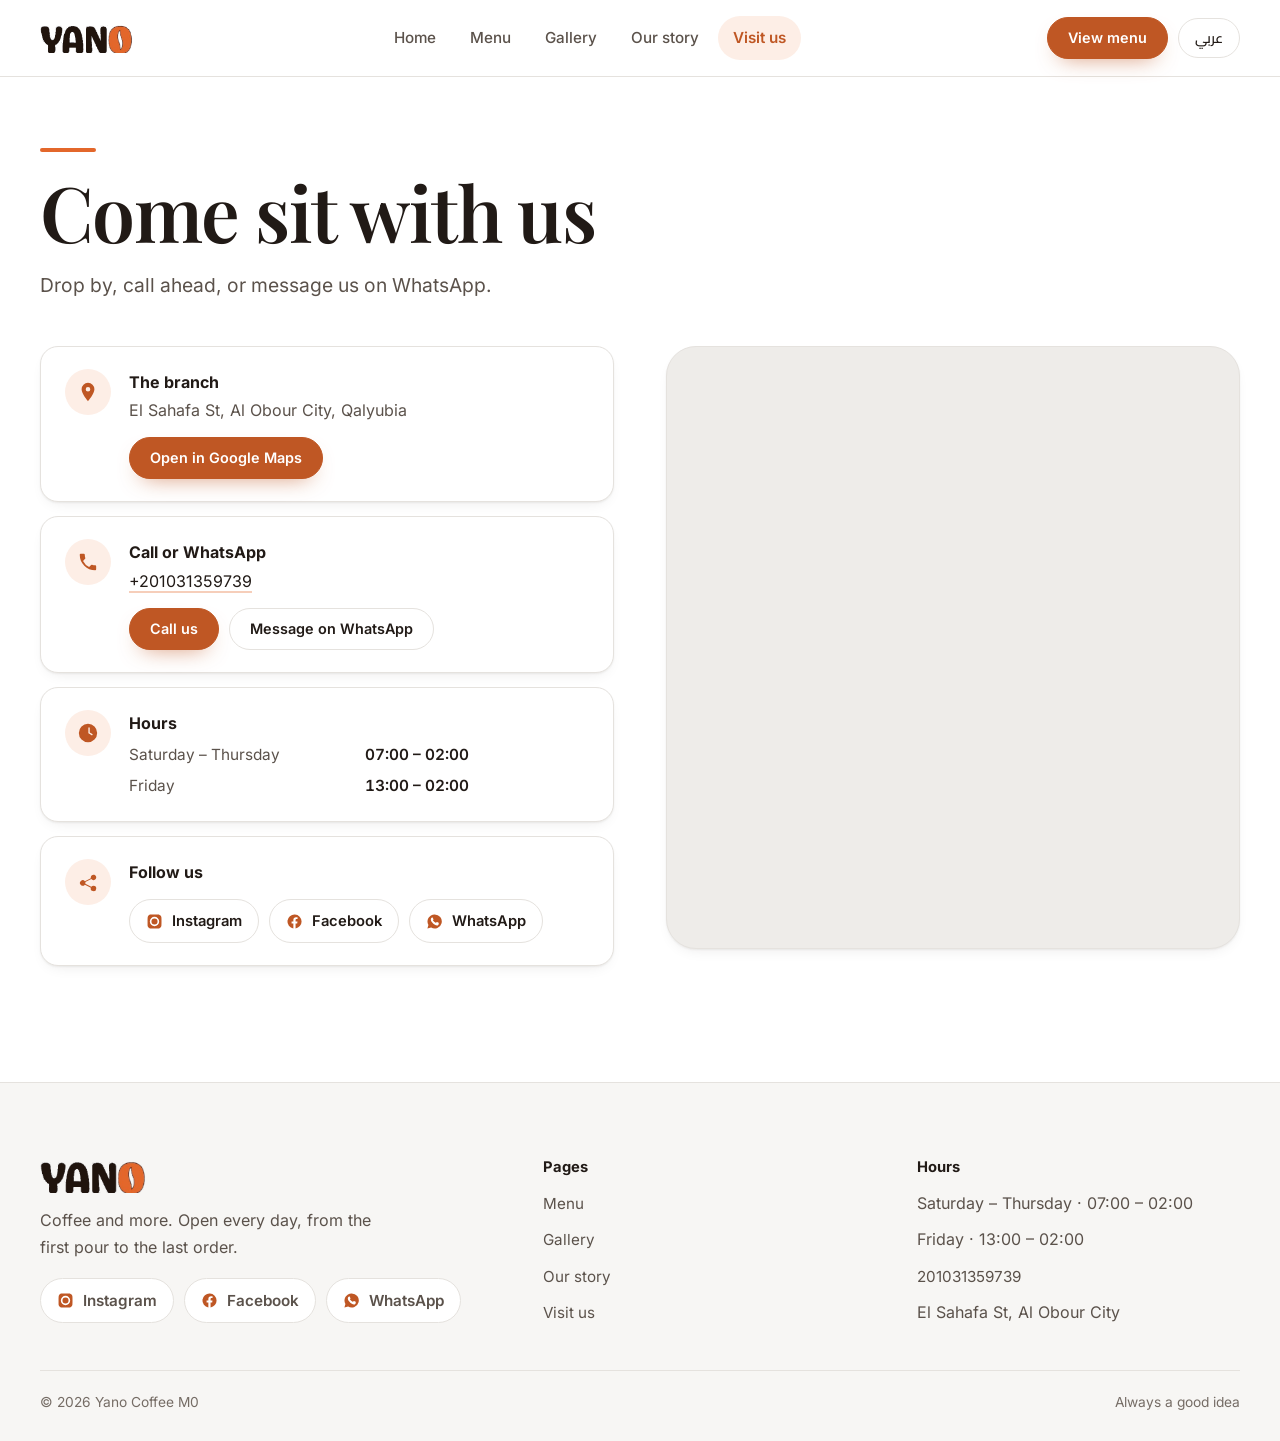
<file: contact.html>
<!DOCTYPE html>
<html lang="en" dir="ltr">
<head>
<meta charset="UTF-8">
<meta name="viewport" content="width=device-width,initial-scale=1">
<title>Visit us — Yano Coffee</title>
<meta name="description" content="Where Yano Coffee is, when we open, and how to reach us.">
<meta name="theme-color" content="#E3672B">
<link rel="icon" href="img/yano-icon.png">
<link rel="apple-touch-icon" href="img/yano-icon.png">
<link rel="stylesheet" href="assets/yano.css">

</head>
<body>
<a class="skip" href="#main" data-en="Skip to content" data-ar="تخطّى للمحتوى">Skip to content</a>
<header class="nav" data-solid>
  <div class="nav-in">
    <a class="brand" href="index.html" aria-label="Yano Coffee"><img src="img/yano-wordmark-dark.png" alt="Yano Coffee" width="92" height="30"></a>
    <nav class="nav-links" aria-label="Main"><a href="index.html" data-en="Home" data-ar="الرئيسية">Home</a><a href="menu.html" data-en="Menu" data-ar="المنيو">Menu</a><a href="gallery.html" data-en="Gallery" data-ar="الصور">Gallery</a><a href="about.html" data-en="Our story" data-ar="عن يانو">Our story</a><a href="contact.html" aria-current="page" data-en="Visit us" data-ar="زورنا">Visit us</a></nav>
    <div class="nav-tools">
      <a class="btn sm" href="menu.html" data-en="View menu" data-ar="شوف المنيو">View menu</a>
      <button class="lang" type="button" aria-label="Language">عربي</button>
      <button class="burger" type="button" aria-label="Menu" aria-expanded="false"><i></i><i></i><i></i></button>
    </div>
  </div>
</header>

<main id="main">
  <section class="band visit">
    <div class="shell">
      <span class="bar"></span>
      <h1 data-en="Come sit with us" data-ar="تعالى اقعد معانا">Come sit with us</h1>
      <p class="lede" data-en="Drop by, call ahead, or message us on WhatsApp." data-ar="عدّي علينا، أو كلمنا قبل ما تيجي، أو ابعتلنا على واتساب." style="margin-top:16px">Drop by, call ahead, or message us on WhatsApp.</p>
      <div class="cols" id="contact">
        <div class="cinfo" data-stagger>
          <div class="crow rise"><span class="ic"><svg viewBox="0 0 24 24" aria-hidden="true"><path d="M12 2a7 7 0 0 0-7 7c0 5 7 13 7 13s7-8 7-13a7 7 0 0 0-7-7m0 9.5A2.5 2.5 0 1 1 14.5 9 2.5 2.5 0 0 1 12 11.5"/></svg></span><div><b data-en="The branch" data-ar="الفرع">The branch</b><span class="dim" data-en="El Sahafa St, Al Obour City, Qalyubia" data-ar="شارع الصحافة، مدينة العبور، القليوبية">El Sahafa St, Al Obour City, Qalyubia</span>
            <div class="acts"><a class="btn sm" href="https://www.google.com/maps/place/Yano+Coffee,+El+Sahafa,+st,+Al+Obour,+Al-Qalyubia+Governorate+6360187/data=!4m2!3m1!1s0x14581bfbb2a465b5:0x81b5d1c2b7ac42a2" target="_blank" rel="noopener" data-en="Open in Google Maps" data-ar="افتح على خرائط جوجل">Open in Google Maps</a></div></div></div>
          <div class="crow rise"><span class="ic"><svg viewBox="0 0 24 24" aria-hidden="true"><path d="M6.6 10.8a15 15 0 0 0 6.6 6.6l2.2-2.2a1 1 0 0 1 1-.24 11 11 0 0 0 3.5.56 1 1 0 0 1 1 1V20a1 1 0 0 1-1 1A17 17 0 0 1 3 4a1 1 0 0 1 1-1h3.5a1 1 0 0 1 1 1 11 11 0 0 0 .56 3.5 1 1 0 0 1-.25 1z"/></svg></span><div><b data-en="Call or WhatsApp" data-ar="اتصل أو واتساب">Call or WhatsApp</b><a class="plain" href="tel:+201031359739" dir="ltr">+201031359739</a>
            <div class="acts"><a class="btn sm" href="tel:+201031359739" data-en="Call us" data-ar="اتصل بينا">Call us</a><a class="btn sm ghost" href="https://wa.me/201031359739" target="_blank" rel="noopener" data-en="Message on WhatsApp" data-ar="ابعتلنا على واتساب">Message on WhatsApp</a></div></div></div>
          <div class="crow rise"><span class="ic"><svg viewBox="0 0 24 24" aria-hidden="true"><path d="M12 2a10 10 0 1 0 10 10A10 10 0 0 0 12 2m1 10.6-.6-.4V6h1.5v5.4l3.3 2-.8 1.3z"/></svg></span><div style="flex:1"><b data-en="Hours" data-ar="مواعيد العمل">Hours</b>
            <div class="hours" style="margin-top:6px;max-width:340px"><div><span data-en="Saturday – Thursday" data-ar="السبت – الخميس">Saturday – Thursday</span><span dir="ltr">07:00 – 02:00</span></div><div><span data-en="Friday" data-ar="الجمعة">Friday</span><span dir="ltr">13:00 – 02:00</span></div></div></div></div>
          <div class="crow rise"><span class="ic"><svg viewBox="0 0 24 24" aria-hidden="true"><path d="M18 16a3 3 0 0 0-2.4 1.2l-6.5-3.3a3 3 0 0 0 0-1.8l6.5-3.3A3 3 0 1 0 15 7a3 3 0 0 0 .1.8L8.6 11.1a3 3 0 1 0 0 3.8l6.5 3.3A3 3 0 1 0 18 16z"/></svg></span><div><b data-en="Follow us" data-ar="تابعنا">Follow us</b><div class="acts"><div class="socials">
          <a href="https://www.instagram.com/yano__coffee" target="_blank" rel="noopener">
            <svg viewBox="0 0 24 24"><path d="M12 2.2c3.2 0 3.6 0 4.9.07 1.2.06 1.8.25 2.2.42.6.22 1 .48 1.4.9.4.4.7.8.9 1.4.2.4.4 1 .4 2.2.1 1.3.1 1.7.1 4.9s0 3.6-.1 4.9c0 1.2-.2 1.8-.4 2.2-.2.6-.5 1-.9 1.4-.4.4-.8.7-1.4.9-.4.2-1 .4-2.2.4-1.3.1-1.7.1-4.9.1s-3.6 0-4.9-.1c-1.2 0-1.8-.2-2.2-.4-.6-.2-1-.5-1.4-.9-.4-.4-.7-.8-.9-1.4-.2-.4-.4-1-.4-2.2C2.2 15.6 2.2 15.2 2.2 12s0-3.6.1-4.9c0-1.2.2-1.8.4-2.2.2-.6.5-1 .9-1.4.4-.4.8-.7 1.4-.9.4-.2 1-.4 2.2-.4C8.4 2.2 8.8 2.2 12 2.2m0 3.2A6.6 6.6 0 1 0 18.6 12 6.6 6.6 0 0 0 12 5.4m0 10.9A4.3 4.3 0 1 1 16.3 12 4.3 4.3 0 0 1 12 16.3m6.9-11.1a1.5 1.5 0 1 1-1.5-1.5 1.5 1.5 0 0 1 1.5 1.5"/></svg>
            Instagram
          </a>
          <a href="https://www.facebook.com/profile.php?id=61595699270257" target="_blank" rel="noopener">
            <svg viewBox="0 0 24 24"><path d="M22 12a10 10 0 1 0-11.6 9.9v-7H7.9V12h2.5V9.8c0-2.5 1.5-3.9 3.7-3.9 1.1 0 2.2.2 2.2.2v2.4h-1.2c-1.2 0-1.6.8-1.6 1.6V12h2.7l-.4 2.9h-2.3v7A10 10 0 0 0 22 12"/></svg>
            Facebook
          </a>
          <a href="https://wa.me/201031359739" target="_blank" rel="noopener">
            <svg viewBox="0 0 24 24"><path d="M12 2a10 10 0 0 0-8.6 15L2 22l5.2-1.4A10 10 0 1 0 12 2m5.8 14.1c-.2.7-1.4 1.3-2 1.4-.5.1-1.2.1-1.9-.1a13 13 0 0 1-5.7-4.6 6.5 6.5 0 0 1-1.4-3.4 3.7 3.7 0 0 1 1.1-2.7.9.9 0 0 1 .7-.3h.5c.2 0 .4 0 .6.5l.8 2c.1.2 0 .4-.1.5l-.4.5c-.1.2-.3.3-.1.6a9.6 9.6 0 0 0 3.8 3.2c.3.2.5.1.6 0l.8-1c.2-.2.3-.2.6-.1l2 1c.2.1.4.2.4.3a2 2 0 0 1-.3 1.2"/></svg>
            WhatsApp
          </a>
        </div></div></div></div>
        </div>
        <div class="map rise"><iframe title="Yano Coffee location" loading="lazy" referrerpolicy="no-referrer-when-downgrade" src="https://www.google.com/maps?q=Yano+Coffee+El+Sahafa+St+Al+Obour+Qalyubia&z=16&output=embed"></iframe></div>
      </div>
    </div>
  </section>
</main>
<footer class="foot">
  <div class="shell">
    <div class="foot-grid">
      <div>
        <img class="foot-logo" src="img/yano-wordmark-dark.png" alt="Yano Coffee — coffee and more" width="106" height="34" loading="lazy">
        <p class="dim" data-en="Coffee and more. Open every day, from the first pour to the last order." data-ar="قهوة وأكتر. فاتحين كل يوم، من أول فنجان لآخر طلب." style="margin:14px 0 18px;max-width:34ch">Coffee and more. Open every day, from the first pour to the last order.</p>
        <div class="socials">
          <a href="https://www.instagram.com/yano__coffee" target="_blank" rel="noopener">
            <svg viewBox="0 0 24 24"><path d="M12 2.2c3.2 0 3.6 0 4.9.07 1.2.06 1.8.25 2.2.42.6.22 1 .48 1.4.9.4.4.7.8.9 1.4.2.4.4 1 .4 2.2.1 1.3.1 1.7.1 4.9s0 3.6-.1 4.9c0 1.2-.2 1.8-.4 2.2-.2.6-.5 1-.9 1.4-.4.4-.8.7-1.4.9-.4.2-1 .4-2.2.4-1.3.1-1.7.1-4.9.1s-3.6 0-4.9-.1c-1.2 0-1.8-.2-2.2-.4-.6-.2-1-.5-1.4-.9-.4-.4-.7-.8-.9-1.4-.2-.4-.4-1-.4-2.2C2.2 15.6 2.2 15.2 2.2 12s0-3.6.1-4.9c0-1.2.2-1.8.4-2.2.2-.6.5-1 .9-1.4.4-.4.8-.7 1.4-.9.4-.2 1-.4 2.2-.4C8.4 2.2 8.8 2.2 12 2.2m0 3.2A6.6 6.6 0 1 0 18.6 12 6.6 6.6 0 0 0 12 5.4m0 10.9A4.3 4.3 0 1 1 16.3 12 4.3 4.3 0 0 1 12 16.3m6.9-11.1a1.5 1.5 0 1 1-1.5-1.5 1.5 1.5 0 0 1 1.5 1.5"/></svg>
            Instagram
          </a>
          <a href="https://www.facebook.com/profile.php?id=61595699270257" target="_blank" rel="noopener">
            <svg viewBox="0 0 24 24"><path d="M22 12a10 10 0 1 0-11.6 9.9v-7H7.9V12h2.5V9.8c0-2.5 1.5-3.9 3.7-3.9 1.1 0 2.2.2 2.2.2v2.4h-1.2c-1.2 0-1.6.8-1.6 1.6V12h2.7l-.4 2.9h-2.3v7A10 10 0 0 0 22 12"/></svg>
            Facebook
          </a>
          <a href="https://wa.me/201031359739" target="_blank" rel="noopener">
            <svg viewBox="0 0 24 24"><path d="M12 2a10 10 0 0 0-8.6 15L2 22l5.2-1.4A10 10 0 1 0 12 2m5.8 14.1c-.2.7-1.4 1.3-2 1.4-.5.1-1.2.1-1.9-.1a13 13 0 0 1-5.7-4.6 6.5 6.5 0 0 1-1.4-3.4 3.7 3.7 0 0 1 1.1-2.7.9.9 0 0 1 .7-.3h.5c.2 0 .4 0 .6.5l.8 2c.1.2 0 .4-.1.5l-.4.5c-.1.2-.3.3-.1.6a9.6 9.6 0 0 0 3.8 3.2c.3.2.5.1.6 0l.8-1c.2-.2.3-.2.6-.1l2 1c.2.1.4.2.4.3a2 2 0 0 1-.3 1.2"/></svg>
            WhatsApp
          </a>
        </div>
      </div>
      <div>
        <h4 data-en="Pages" data-ar="الصفحات">Pages</h4>
        <ul>
          <li><a data-en="Menu" data-ar="المنيو" href="menu.html">Menu</a></li>
          <li><a data-en="Gallery" data-ar="الصور" href="gallery.html">Gallery</a></li>
          <li><a data-en="Our story" data-ar="عن يانو" href="about.html">Our story</a></li>
          <li><a data-en="Visit us" data-ar="زورنا" href="contact.html">Visit us</a></li>
        </ul>
      </div>
      <div>
        <h4 data-en="Hours" data-ar="مواعيد العمل">Hours</h4>
        <ul>
          <li class="dim"><span data-en="Saturday – Thursday" data-ar="السبت – الخميس">Saturday – Thursday</span> · <span dir="ltr">07:00 – 02:00</span></li>
          <li class="dim"><span data-en="Friday" data-ar="الجمعة">Friday</span> · <span dir="ltr">13:00 – 02:00</span></li>
          <li><a href="tel:+201031359739" dir="ltr">201031359739</a></li>
          <li data-en="El Sahafa St, Al Obour City" data-ar="شارع الصحافة، مدينة العبور" class="dim">El Sahafa St, Al Obour City</li>
        </ul>
      </div>
    </div>
    <div class="copy">
      <span>© 2026 Yano Coffee M0</span>
      <span data-en="Always a good idea" data-ar="دايمًا فكرة حلوة">Always a good idea</span>
    </div>
  </div>
</footer>
<script src="assets/yano.js"></script>
</body>
</html>
</file>
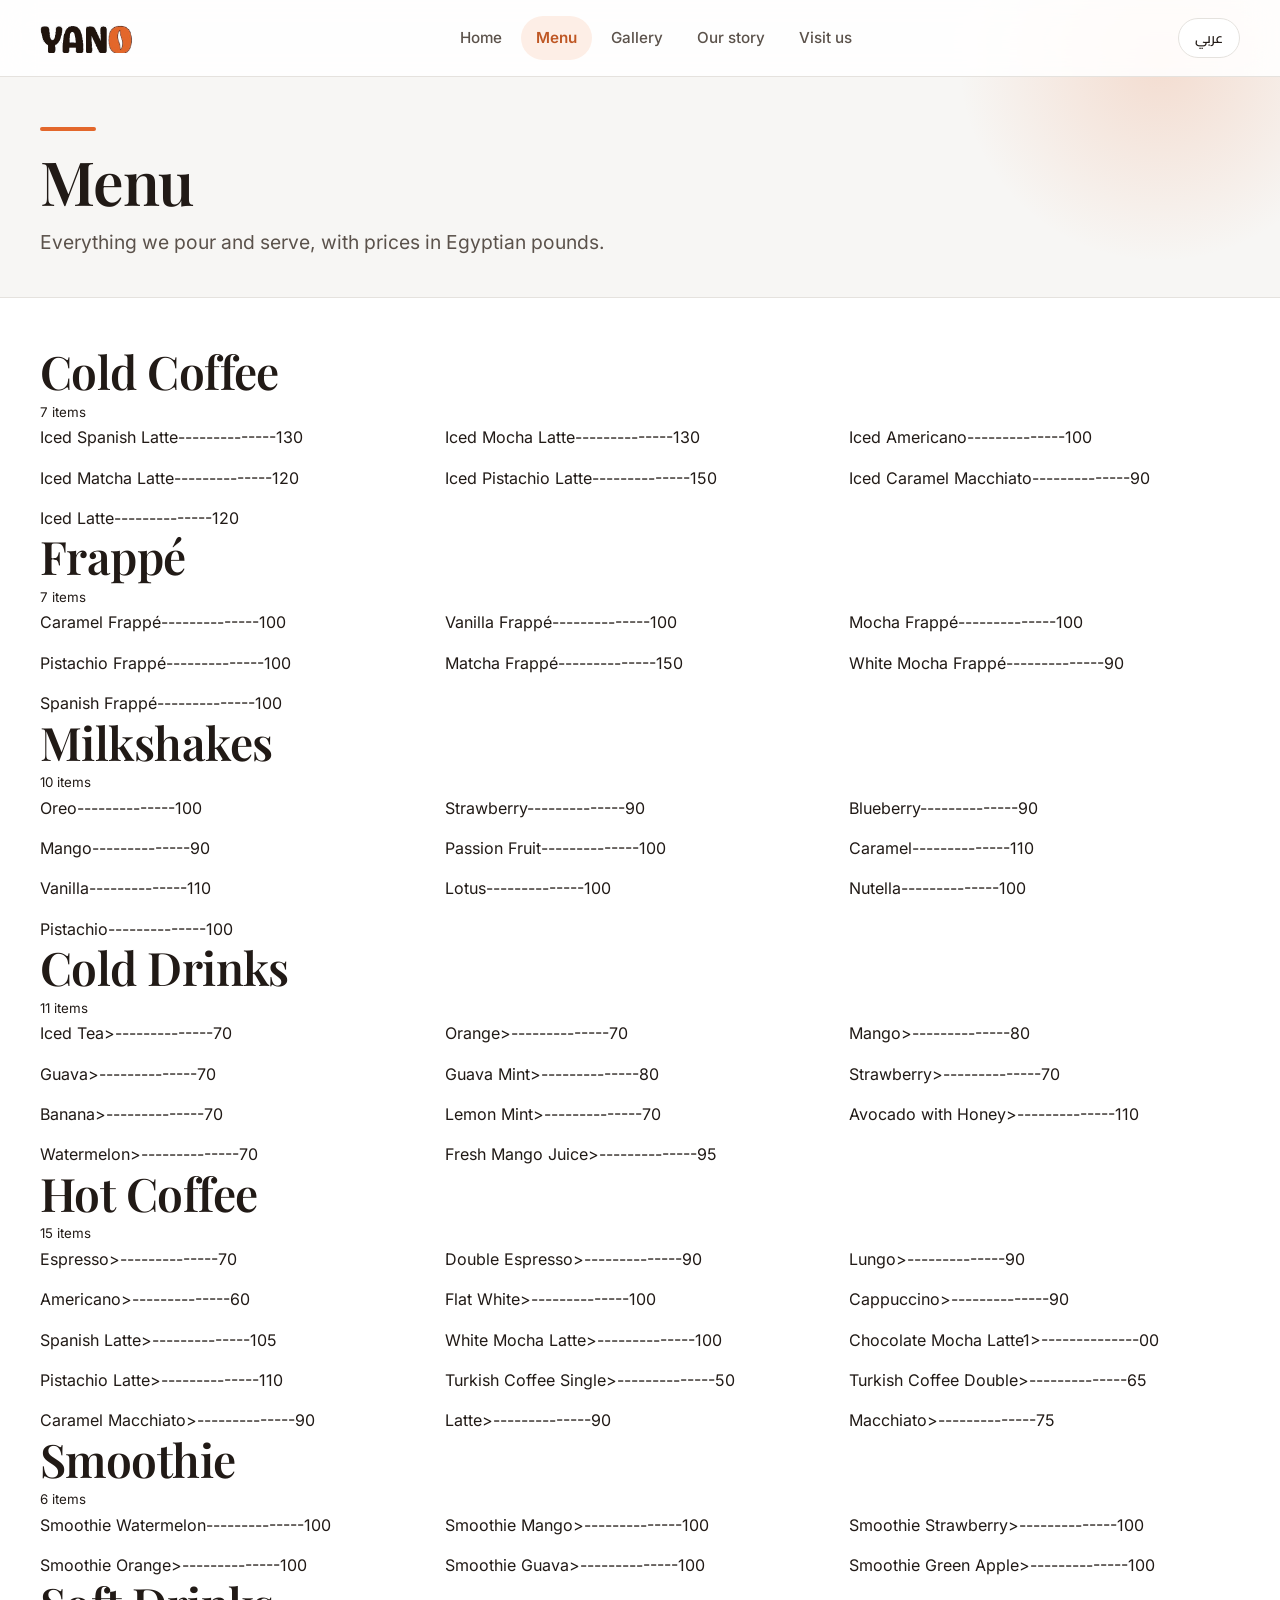
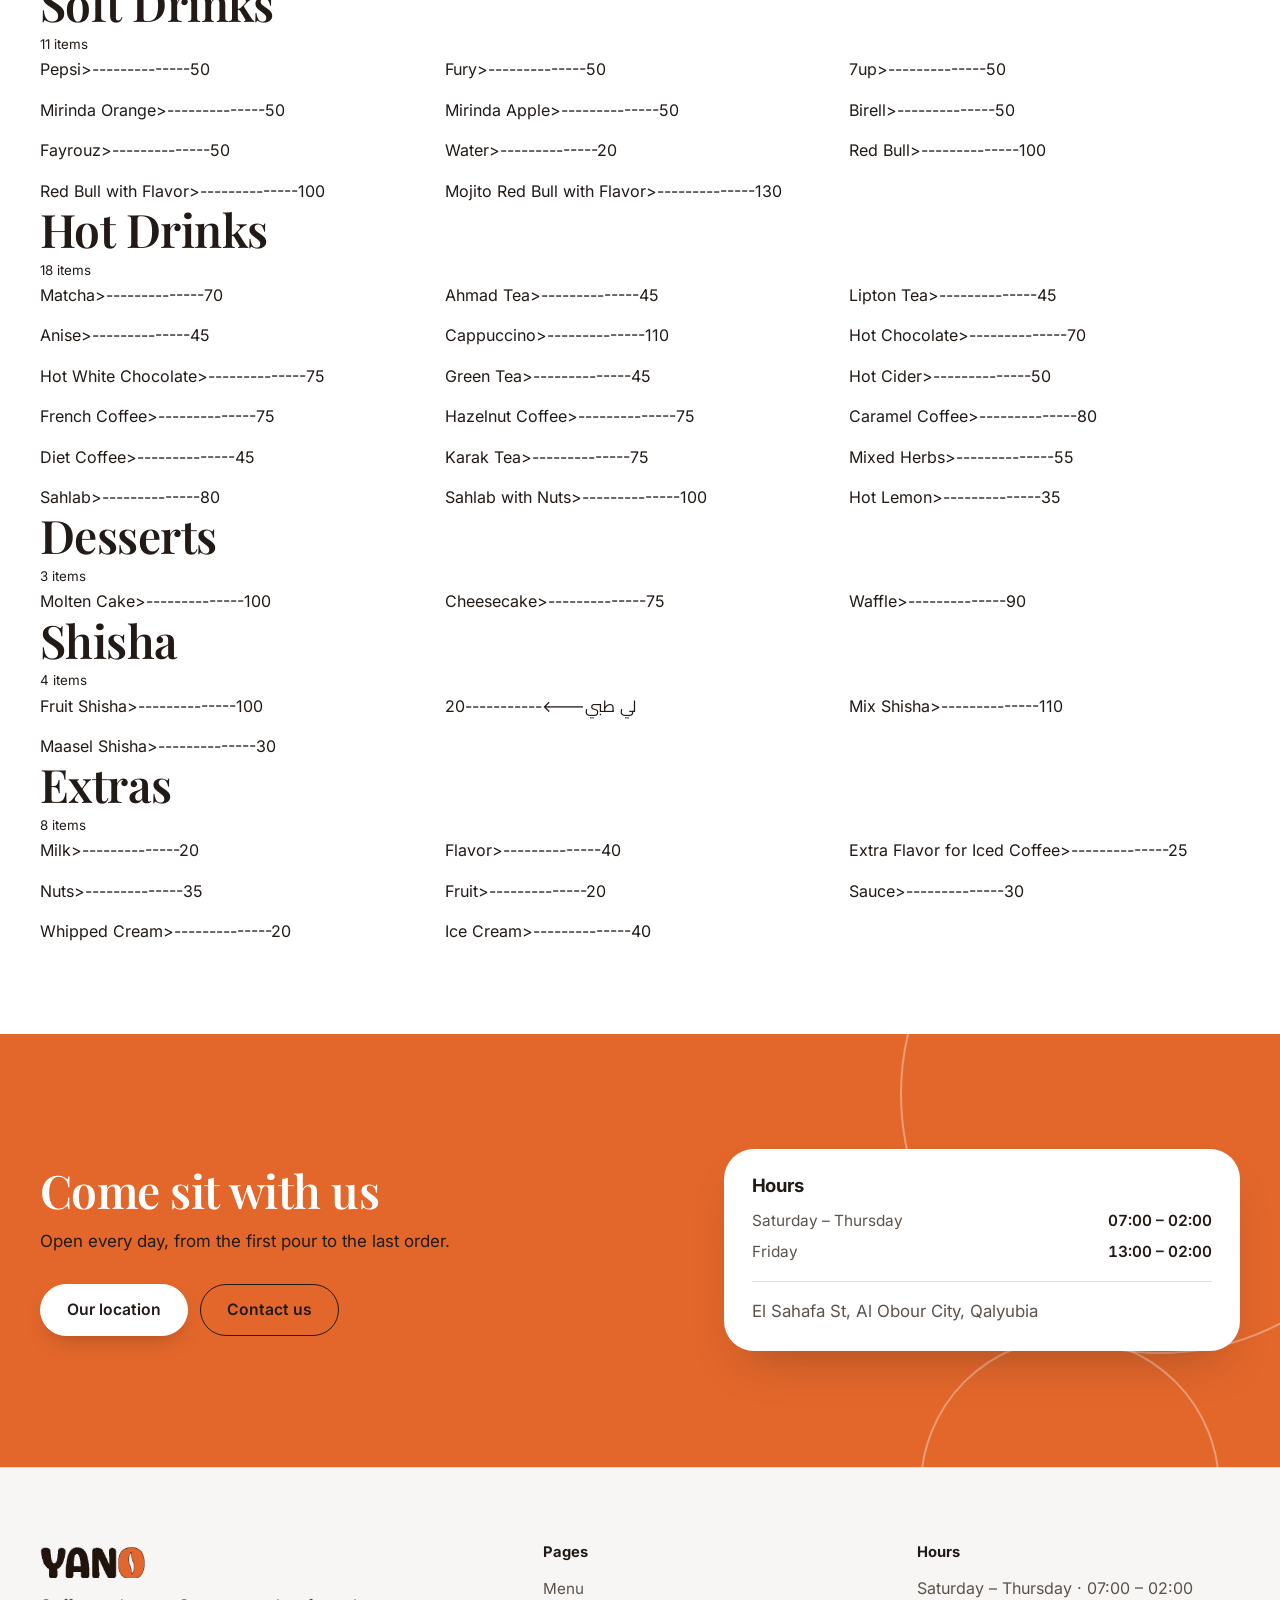
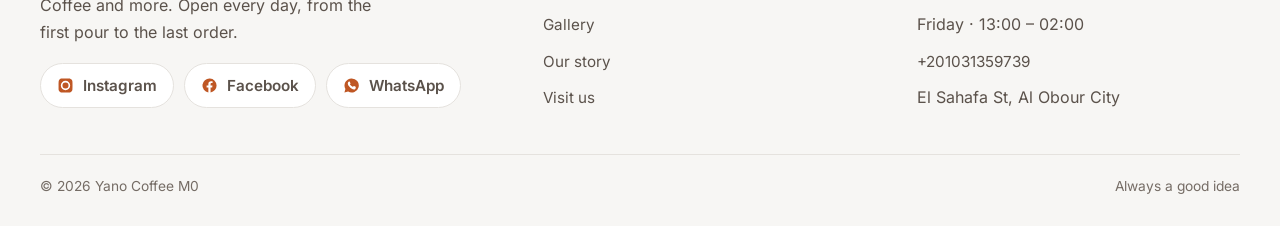
<file: menu.html>
<!DOCTYPE html>
<html lang="en" dir="ltr">
<head>
<meta charset="UTF-8">
<meta name="viewport" content="width=device-width,initial-scale=1">
<title>Menu — Yano Coffee</title>
<meta name="description" content="The Yano Coffee menu: hot and cold coffee, frappés, milkshakes, juices, hot drinks and desserts, with prices.">
<meta name="theme-color" content="#E3672B">
<link rel="icon" href="img/yano-icon.png">
<link rel="apple-touch-icon" href="img/yano-icon.png">
<link rel="stylesheet" href="assets/yano.css"><link rel="stylesheet" href="assets/menu.css">

</head>
<body>
<a class="skip" href="#main" data-en="Skip to content" data-ar="تخطّى للمحتوى">Skip to content</a>
<header class="nav" data-solid>
  <div class="nav-in">
    <a class="brand" href="index.html" aria-label="Yano Coffee"><img src="img/yano-wordmark-dark.png" alt="Yano Coffee" width="92" height="30"></a>
    <nav class="nav-links" aria-label="Main"><a href="index.html" data-en="Home" data-ar="الرئيسية">Home</a><a href="menu.html" aria-current="page" data-en="Menu" data-ar="المنيو">Menu</a><a href="gallery.html" data-en="Gallery" data-ar="الصور">Gallery</a><a href="about.html" data-en="Our story" data-ar="عن يانو">Our story</a><a href="contact.html" data-en="Visit us" data-ar="زورنا">Visit us</a></nav>
    <div class="nav-tools">
      
      <button class="lang" type="button" aria-label="Language">عربي</button>
      <button class="burger" type="button" aria-label="Menu" aria-expanded="false"><i></i><i></i><i></i></button>
    </div>
  </div>
</header>

<main id="main">
  <section class="mhead">
    <div class="shell mhead-row">
      <div>
        <span class="bar"></span>
        <h1 data-en="Menu" data-ar="المنيو">Menu</h1>
        <p class="lede" data-en="Everything we pour and serve, with prices in Egyptian pounds." data-ar="كل اللي بنقدمه، بأسعاره بالجنيه المصري.">Everything we pour and serve, with prices in Egyptian pounds.</p>
      </div>
      <label class="search">
        <span class="sr" data-en="Search the menu" data-ar="دوّر في المنيو">Search the menu</span>
        <svg viewBox="0 0 24 24" aria-hidden="true"><circle cx="11" cy="11" r="7"/><path d="M20 20l-3.5-3.5"/></svg>
        <input id="q" type="search" autocomplete="off" enterkeyhint="search">
      </label>
    </div>
  </section>
  <div class="cats" id="cats"><div class="cats-in" id="cats-in" role="group" aria-label="Categories"></div></div>
  <div class="shell" id="menu-root">
    <!-- ===== MENU START — استبدل اللي بين START و END بملف المنيو بتاعك ===== -->
  <section class="menu-section" id="cold-coffee">
    <div class="section-head"><h2 data-en="Cold Coffee" data-ar="كولد كوفي">Cold Coffee</h2><small data-en="7 items" data-ar="7 أصناف">7 items</small></div>
    <div class="grid">
      <div class="row"><span class="name" data-en="Iced Spanish Latte" data-ar="سبانش لاتيه مثلج">Iced Spanish Latte</span><span class="dots"></span>--------------130</div>
      <div class="row"><span class="name" data-en="Iced Mocha Latte" data-ar="موكا لاتيه مثلج">Iced Mocha Latte</span><span class="dots"></span>--------------130</div>
      <div class="row"><span class="name" data-en="Iced Americano" data-ar="أمريكانو مثلج">Iced Americano</span><span class="dots"></span>--------------100</div>
      <div class="row"><span class="name" data-en="Iced Matcha Latte" data-ar="ماتشا لاتيه مثلج">Iced Matcha Latte</span><span class="dots"></span>--------------120</div>
      <div class="row"><span class="name" data-en="Iced Pistachio Latte" data-ar="بستاشيو لاتيه مثلج">Iced Pistachio Latte</span><span class="dots"></span>--------------150</div>
      <div class="row"><span class="name" data-en="Iced Caramel Macchiato" data-ar="كراميل ماكياتو مثلج">Iced Caramel Macchiato</span><span class="dots"></span>--------------90</div>
      <div class="row"><span class="name" data-en="Iced Latte" data-ar="لاتيه مثلج">Iced Latte</span><span class="dots"></span>--------------120</div>
    </div>
  </section>

  <section class="menu-section" id="frappe">
    <div class="section-head"><h2 data-en="Frappé" data-ar="فرابيه">Frappé</h2><small data-en="7 items" data-ar="7 أصناف">7 items</small></div>
    <div class="grid">
      <div class="row"><span class="name" data-en="Caramel Frappé" data-ar="كراميل فرابيه">Caramel Frappé</span><span class="dots"></span>--------------100</div>
      <div class="row"><span class="name" data-en="Vanilla Frappé" data-ar="فانيليا فرابيه">Vanilla Frappé</span><span class="dots"></span>--------------100</div>
      <div class="row"><span class="name" data-en="Mocha Frappé" data-ar="موكا فرابيه">Mocha Frappé</span><span class="dots"></span>--------------100</div>
      <div class="row"><span class="name" data-en="Pistachio Frappé" data-ar="بستاشيو فرابيه">Pistachio Frappé</span><span class="dots"></span>--------------100</div>
      <div class="row"><span class="name" data-en="Matcha Frappé" data-ar="ماتشا فرابيه">Matcha Frappé</span><span class="dots"></span>--------------150</div>
      <div class="row"><span class="name" data-en="White Mocha Frappé" data-ar="وايت موكا فرابيه">White Mocha Frappé</span><span class="dots"></span>--------------90</div>
      <div class="row"><span class="name" data-en="Spanish Frappé" data-ar="سبانش فرابيه">Spanish Frappé</span><span class="dots"></span>--------------100</div>
    </div>
  </section>

  <section class="menu-section" id="milkshakes">
    <div class="section-head"><h2 data-en="Milkshakes" data-ar="ميلك شيك">Milkshakes</h2><small data-en="10 items" data-ar="10 أصناف">10 items</small></div>
    <div class="grid">
      <div class="row"><span class="name" data-en="Oreo" data-ar="أوريو">Oreo</span><span class="dots"></span>--------------100</div>
      <div class="row"><span class="name" data-en="Strawberry" data-ar="فراولة">Strawberry</span><span class="dots"></span>--------------90</div>
      <div class="row"><span class="name" data-en="Blueberry" data-ar="بلوبيري">Blueberry</span><span class="dots"></span>--------------90</div>
      <div class="row"><span class="name" data-en="Mango" data-ar="مانجو">Mango</span><span class="dots"></span>--------------90</div>
      <div class="row"><span class="name" data-en="Passion Fruit" data-ar="باشن فروت">Passion Fruit</span><span class="dots"></span>--------------100</div>
      <div class="row"><span class="name" data-en="Caramel" data-ar="كراميل">Caramel</span><span class="dots"></span>--------------110</div>
      <div class="row"><span class="name" data-en="Vanilla" data-ar="فانيليا">Vanilla</span><span class="dots"></span>--------------110</div>
      <div class="row"><span class="name" data-en="Lotus" data-ar="لوتس">Lotus</span><span class="dots"></span>--------------100</div>
      <div class="row"><span class="name" data-en="Nutella" data-ar="نوتيلا">Nutella</span><span class="dots"></span>--------------100</div>
      <div class="row"><span class="name" data-en="Pistachio" data-ar="بستاشيو">Pistachio</span><span class="dots"></span>--------------100</div>
    </div>
  </section>

  <section class="menu-section" id="cold-drinks">
    <div class="section-head"><h2 data-en="Cold Drinks" data-ar="مشروبات باردة">Cold Drinks</h2><small data-en="11 items" data-ar="11 صنف">11 items</small></div>
    <div class="grid">
      <div class="row"><span class="name" data-en="Iced Tea" data-ar="شاي مثلج">Iced Tea</span><span class="dots"></span>>--------------70</div>
      <div class="row"><span class="name" data-en="Orange" data-ar="برتقال">Orange</span><span class="dots"></span>>--------------70</div>
      <div class="row"><span class="name" data-en="Mango" data-ar="مانجو">Mango</span><span class="dots"></span>>--------------80</div>
      <div class="row"><span class="name" data-en="Guava" data-ar="جوافة">Guava</span><span class="dots"></span>>--------------70</div>
      <div class="row"><span class="name" data-en="Guava Mint" data-ar="جوافة بالنعناع">Guava Mint</span><span class="dots"></span>>--------------80</div>
      <div class="row"><span class="name" data-en="Strawberry" data-ar="فراولة">Strawberry</span><span class="dots"></span>>--------------70</div>
      <div class="row"><span class="name" data-en="Banana" data-ar="موز">Banana</span><span class="dots"></span>>--------------70</div>
      <div class="row"><span class="name" data-en="Lemon Mint" data-ar="ليمون بالنعناع">Lemon Mint</span><span class="dots"></span>>--------------70</div>
      <div class="row"><span class="name" data-en="Avocado with Honey" data-ar="أفوكادو بالعسل">Avocado with Honey</span><span class="dots"></span>>--------------110</div>
      <div class="row"><span class="name" data-en="Watermelon" data-ar="بطيخ">Watermelon</span><span class="dots"></span>>--------------70</div>
      <div class="row"><span class="name" data-en="Fresh Mango Juice" data-ar="عصير مانجو فريش">Fresh Mango Juice</span><span class="dots"></span>>--------------95</div>
    </div>
  </section>

  <section class="menu-section" id="hot-coffee">
    <div class="section-head"><h2 data-en="Hot Coffee" data-ar="قهوة ساخنة">Hot Coffee</h2><small data-en="15 items" data-ar="15 صنف">15 items</small></div>
    <div class="grid">
      <div class="row"><span class="name" data-en="Espresso" data-ar="إسبريسو">Espresso</span><span class="dots"></span>>--------------70</div>
      <div class="row"><span class="name" data-en="Double Espresso" data-ar="دابل إسبريسو">Double Espresso</span><span class="dots"></span>>--------------90</div>
      <div class="row"><span class="name" data-en="Lungo" data-ar="لونجو">Lungo</span><span class="dots"></span>>--------------90</div>
      <div class="row"><span class="name" data-en="Americano" data-ar="أمريكانو">Americano</span><span class="dots"></span>>--------------60</div>
      <div class="row"><span class="name" data-en="Flat White" data-ar="فلات وايت">Flat White</span><span class="dots"></span>>--------------100</div>
      <div class="row"><span class="name" data-en="Cappuccino" data-ar="كابتشينو">Cappuccino</span><span class="dots"></span>>--------------90</div>
      <div class="row"><span class="name" data-en="Spanish Latte" data-ar="سبانش لاتيه">Spanish Latte</span><span class="dots"></span>>--------------105</div>
      <div class="row"><span class="name" data-en="White Mocha Latte" data-ar="وايت موكا لاتيه">White Mocha Latte</span><span class="dots"></span>>--------------100</div>
      <div class="row"><span class="name" data-en="Chocolate Mocha Latte" data-ar="شوكولاتة موكا لاتيه">Chocolate Mocha Latte</span><span class="dots"></span>1>--------------00</div>
      <div class="row"><span class="name" data-en="Pistachio Latte" data-ar="بستاشيو لاتيه">Pistachio Latte</span><span class="dots"></span>>--------------110</div>
      <div class="row"><span class="name" data-en="Turkish Coffee Single" data-ar="قهوة تركي سنجل">Turkish Coffee Single</span><span class="dots"></span>>--------------50</div>
      <div class="row"><span class="name" data-en="Turkish Coffee Double" data-ar="قهوة تركي دابل">Turkish Coffee Double</span><span class="dots"></span>>--------------65</div>
      <div class="row"><span class="name" data-en="Caramel Macchiato" data-ar="كراميل ماكياتو">Caramel Macchiato</span><span class="dots"></span>>--------------90</div>
      <div class="row"><span class="name" data-en="Latte" data-ar="لاتيه">Latte</span><span class="dots"></span>>--------------90</div>
      <div class="row"><span class="name" data-en="Macchiato" data-ar="ماكياتو">Macchiato</span><span class="dots"></span>>--------------75</div>
    </div>
  </section>

  <section class="menu-section" id="smoothie">
    <div class="section-head"><h2 data-en="Smoothie" data-ar="سموذي">Smoothie</h2><small data-en="6 items" data-ar="6 أصناف">6 items</small></div>
    <div class="grid">
      <div class="row"><span class="name" data-en="Smoothie Watermelon" data-ar="سموذي بطيخ">Smoothie Watermelon</span><span class="dots"></span>--------------100</div>
      <div class="row"><span class="name" data-en="Smoothie Mango" data-ar="سموذي مانجو">Smoothie Mango</span><span class="dots"></span>>--------------100</div>
      <div class="row"><span class="name" data-en="Smoothie Strawberry" data-ar="سموذي فراولة">Smoothie Strawberry</span><span class="dots"></span>>--------------100</div>
      <div class="row"><span class="name" data-en="Smoothie Orange" data-ar="سموذي برتقال">Smoothie Orange</span><span class="dots"></span>>--------------100</div>
      <div class="row"><span class="name" data-en="Smoothie Guava" data-ar="سموذي جوافة">Smoothie Guava</span><span class="dots"></span>>--------------100</div>
      <div class="row"><span class="name" data-en="Smoothie Green Apple" data-ar="سموذي تفاح أخضر">Smoothie Green Apple</span><span class="dots"></span>>--------------100</div>
    </div>
  </section>

  <section class="menu-section" id="soft-drinks">
    <div class="section-head"><h2 data-en="Soft Drinks" data-ar="مشروبات غازية">Soft Drinks</h2><small data-en="11 items" data-ar="11 صنف">11 items</small></div>
    <div class="grid">
      <div class="row"><span class="name" data-en="Pepsi" data-ar="بيبسي">Pepsi</span><span class="dots"></span>>--------------50</div>
      <div class="row"><span class="name" data-en="Fury" data-ar="فيوري">Fury</span><span class="dots"></span>>--------------50</div>
      <div class="row"><span class="name" data-en="7up" data-ar="سفن أب">7up</span><span class="dots"></span>>--------------50</div>
      <div class="row"><span class="name" data-en="Mirinda Orange" data-ar="ميرندا برتقال">Mirinda Orange</span><span class="dots"></span>>--------------50</div>
      <div class="row"><span class="name" data-en="Mirinda Apple" data-ar="ميرندا تفاح">Mirinda Apple</span><span class="dots"></span>>--------------50</div>
      <div class="row"><span class="name" data-en="Birell" data-ar="بيريل">Birell</span><span class="dots"></span>>--------------50</div>
      <div class="row"><span class="name" data-en="Fayrouz" data-ar="فيروز">Fayrouz</span><span class="dots"></span>>--------------50</div>
      <div class="row"><span class="name" data-en="Water" data-ar="مياه">Water</span><span class="dots"></span>>--------------20</div>
      <div class="row"><span class="name" data-en="Red Bull" data-ar="ريد بول">Red Bull</span><span class="dots"></span>>--------------100</div>
      <div class="row"><span class="name" data-en="Red Bull with Flavor" data-ar="ريد بول بنكهة">Red Bull with Flavor</span><span class="dots"></span>>--------------100</div>
      <div class="row"><span class="name" data-en="Mojito Red Bull with Flavor" data-ar="موهيتو ريد بول بنكهة">Mojito Red Bull with Flavor</span><span class="dots"></span>>--------------130</div>
    </div>
  </section>

  <section class="menu-section" id="hot-drink">
    <div class="section-head"><h2 data-en="Hot Drinks" data-ar="مشروبات ساخنة">Hot Drinks</h2><small data-en="18 items" data-ar="18 صنف">18 items</small></div>
    <div class="grid">
      <div class="row"><span class="name" data-en="Matcha" data-ar="ماتشا">Matcha</span><span class="dots"></span>>--------------70</div>
      <div class="row"><span class="name" data-en="Ahmad Tea" data-ar="شاي أحمد">Ahmad Tea</span><span class="dots"></span>>--------------45</div>
      <div class="row"><span class="name" data-en="Lipton Tea" data-ar="شاي ليبتون">Lipton Tea</span><span class="dots"></span>>--------------45</div>
      <div class="row"><span class="name" data-en="Anise" data-ar="يانسون">Anise</span><span class="dots"></span>>--------------45</div>
      <div class="row"><span class="name" data-en="Cappuccino" data-ar="كابتشينو">Cappuccino</span><span class="dots"></span>>--------------110</div>
      <div class="row"><span class="name" data-en="Hot Chocolate" data-ar="هوت شوكولاتة">Hot Chocolate</span><span class="dots"></span>>--------------70</div>
      <div class="row"><span class="name" data-en="Hot White Chocolate" data-ar="هوت وايت شوكولاتة">Hot White Chocolate</span><span class="dots"></span>>--------------75</div>
      <div class="row"><span class="name" data-en="Green Tea" data-ar="شاي أخضر">Green Tea</span><span class="dots"></span>>--------------45</div>
      <div class="row"><span class="name" data-en="Hot Cider" data-ar="سيدر ساخن">Hot Cider</span><span class="dots"></span>>--------------50</div>
      <div class="row"><span class="name" data-en="French Coffee" data-ar="قهوة فرنساوي">French Coffee</span><span class="dots"></span>>--------------75</div>
      <div class="row"><span class="name" data-en="Hazelnut Coffee" data-ar="قهوة بندق">Hazelnut Coffee</span><span class="dots"></span>>--------------75</div>
      <div class="row"><span class="name" data-en="Caramel Coffee" data-ar="قهوة كراميل">Caramel Coffee</span><span class="dots"></span>>--------------80</div>
      <div class="row"><span class="name" data-en="Diet Coffee" data-ar="دايت كوفي">Diet Coffee</span><span class="dots"></span>>--------------45</div>
      <div class="row"><span class="name" data-en="Karak Tea" data-ar="شاي كرك">Karak Tea</span><span class="dots"></span>>--------------75</div>
      <div class="row"><span class="name" data-en="Mixed Herbs" data-ar="أعشاب مشكلة">Mixed Herbs</span><span class="dots"></span>>--------------55</div>
      <div class="row"><span class="name" data-en="Sahlab" data-ar="سحلب">Sahlab</span><span class="dots"></span>>--------------80</div>
      <div class="row"><span class="name" data-en="Sahlab with Nuts" data-ar="سحلب بالمكسرات">Sahlab with Nuts</span><span class="dots"></span>>--------------100</div>
      <div class="row"><span class="name" data-en="Hot Lemon" data-ar="ليمون ساخن">Hot Lemon</span><span class="dots"></span>>--------------35</div>
    </div>
  </section>

  <section class="menu-section" id="desserts">
    <div class="section-head"><h2 data-en="Desserts" data-ar="حلويات">Desserts</h2><small data-en="3 items" data-ar="3 أصناف">3 items</small></div>
    <div class="grid">
      <div class="row"><span class="name" data-en="Molten Cake" data-ar="مولتن كيك">Molten Cake</span><span class="dots"></span>>--------------100</div>
      <div class="row"><span class="name" data-en="Cheesecake" data-ar="تشيز كيك">Cheesecake</span><span class="dots"></span>>--------------75</div>
      <div class="row"><span class="name" data-en="Waffle" data-ar="وافل">Waffle</span><span class="dots"></span>>--------------90</div>
    </div>
  </section>

  <section class="menu-section" id="shisha">
    <div class="section-head"><h2 data-en="Shisha" data-ar="شيشة">Shisha</h2><small data-en="4 items" data-ar="4 أصناف">4 items</small></div>
    <div class="grid">
      <div class="row"><span class="name" data-en="Fruit Shisha" data-ar="شيشة فواكه">Fruit Shisha</span><span class="dots"></span>>--------------100</div>
      <div class="row"><span class="name" data-en="لي طبي" data-ar="لي طبي">لي طبي</span><span class="dots"></span>>--------------20</div>
      <div class="row"><span class="name" data-en="Mix Shisha" data-ar="شيشة مكس">Mix Shisha</span><span class="dots"></span>>--------------110</div>
      <div class="row"><span class="name" data-en="Maasel Shisha" data-ar="شيشة معسل">Maasel Shisha</span><span class="dots"></span>>--------------30</div>
    </div>
  </section>

  <section class="menu-section" id="extra">
    <div class="section-head"><h2 data-en="Extras" data-ar="إضافات">Extras</h2><small data-en="8 items" data-ar="8 أصناف">8 items</small></div>
    <div class="grid">
      <div class="row"><span class="name" data-en="Milk" data-ar="لبن">Milk</span><span class="dots"></span>>--------------20</div>
      <div class="row"><span class="name" data-en="Flavor" data-ar="نكهة">Flavor</span><span class="dots"></span>>--------------40</div>
      <div class="row"><span class="name" data-en="Extra Flavor for Iced Coffee" data-ar="نكهة إضافية للقهوة المثلجة">Extra Flavor for Iced Coffee</span><span class="dots"></span>>--------------25</div>
      <div class="row"><span class="name" data-en="Nuts" data-ar="مكسرات">Nuts</span><span class="dots"></span>>--------------35</div>
      <div class="row"><span class="name" data-en="Fruit" data-ar="فاكهة">Fruit</span><span class="dots"></span>>--------------20</div>
      <div class="row"><span class="name" data-en="Sauce" data-ar="صوص">Sauce</span><span class="dots"></span>>--------------30</div>
      <div class="row"><span class="name" data-en="Whipped Cream" data-ar="كريمة مخفوقة">Whipped Cream</span><span class="dots"></span>>--------------20</div>
      <div class="row"><span class="name" data-en="Ice Cream" data-ar="آيس كريم">Ice Cream</span><span class="dots"></span>>--------------40</div>
    </div>
  </section>
    <!-- ===== MENU END ===== -->
  </div>
  <p id="live" class="sr" aria-live="polite"></p>
  <section class="band visit-band">
    <div class="shell visit-in">
      <div>
        <h2 data-en="Come sit with us" data-ar="تعالى اقعد معانا">Come sit with us</h2>
        <p data-en="Open every day, from the first pour to the last order." data-ar="فاتحين كل يوم، من أول فنجان لآخر طلب.">Open every day, from the first pour to the last order.</p>
        <div class="cta">
          <a class="btn white" data-en="Our location" data-ar="موقعنا" href="contact.html">Our location</a>
          <a class="btn outline-dark" data-en="Contact us" data-ar="كلمنا" href="contact.html#contact">Contact us</a>
        </div>
      </div>
      <div class="visit-card rise">
        <h3 data-en="Hours" data-ar="مواعيد العمل">Hours</h3>
        <div class="hours"><div><span data-en="Saturday – Thursday" data-ar="السبت – الخميس">Saturday – Thursday</span><span dir="ltr">07:00 – 02:00</span></div><div><span data-en="Friday" data-ar="الجمعة">Friday</span><span dir="ltr">13:00 – 02:00</span></div></div>
        <p class="addr" data-en="El Sahafa St, Al Obour City, Qalyubia" data-ar="شارع الصحافة، مدينة العبور، القليوبية">El Sahafa St, Al Obour City, Qalyubia</p>
      </div>
    </div>
  </section>
</main>
<footer class="foot">
  <div class="shell">
    <div class="foot-grid">
      <div>
        <img class="foot-logo" src="img/yano-wordmark-dark.png" alt="Yano Coffee — coffee and more" width="106" height="34" loading="lazy">
        <p class="dim" data-en="Coffee and more. Open every day, from the first pour to the last order." data-ar="قهوة وأكتر. فاتحين كل يوم، من أول فنجان لآخر طلب." style="margin:14px 0 18px;max-width:34ch">Coffee and more. Open every day, from the first pour to the last order.</p>
        <div class="socials">
          <a href="https://www.instagram.com/yano_coffee" target="_blank" rel="noopener">
            <svg viewBox="0 0 24 24"><path d="M12 2.2c3.2 0 3.6 0 4.9.07 1.2.06 1.8.25 2.2.42.6.22 1 .48 1.4.9.4.4.7.8.9 1.4.2.4.4 1 .4 2.2.1 1.3.1 1.7.1 4.9s0 3.6-.1 4.9c0 1.2-.2 1.8-.4 2.2-.2.6-.5 1-.9 1.4-.4.4-.8.7-1.4.9-.4.2-1 .4-2.2.4-1.3.1-1.7.1-4.9.1s-3.6 0-4.9-.1c-1.2 0-1.8-.2-2.2-.4-.6-.2-1-.5-1.4-.9-.4-.4-.7-.8-.9-1.4-.2-.4-.4-1-.4-2.2C2.2 15.6 2.2 15.2 2.2 12s0-3.6.1-4.9c0-1.2.2-1.8.4-2.2.2-.6.5-1 .9-1.4.4-.4.8-.7 1.4-.9.4-.2 1-.4 2.2-.4C8.4 2.2 8.8 2.2 12 2.2m0 3.2A6.6 6.6 0 1 0 18.6 12 6.6 6.6 0 0 0 12 5.4m0 10.9A4.3 4.3 0 1 1 16.3 12 4.3 4.3 0 0 1 12 16.3m6.9-11.1a1.5 1.5 0 1 1-1.5-1.5 1.5 1.5 0 0 1 1.5 1.5"/></svg>
            Instagram
          </a>
          <a href="https://www.facebook.com/yanocoffeeofficia" target="_blank" rel="noopener">
            <svg viewBox="0 0 24 24"><path d="M22 12a10 10 0 1 0-11.6 9.9v-7H7.9V12h2.5V9.8c0-2.5 1.5-3.9 3.7-3.9 1.1 0 2.2.2 2.2.2v2.4h-1.2c-1.2 0-1.6.8-1.6 1.6V12h2.7l-.4 2.9h-2.3v7A10 10 0 0 0 22 12"/></svg>
            Facebook
          </a>
          <a href="https://wa.me/201000000000" target="_blank" rel="noopener">
            <svg viewBox="0 0 24 24"><path d="M12 2a10 10 0 0 0-8.6 15L2 22l5.2-1.4A10 10 0 1 0 12 2m5.8 14.1c-.2.7-1.4 1.3-2 1.4-.5.1-1.2.1-1.9-.1a13 13 0 0 1-5.7-4.6 6.5 6.5 0 0 1-1.4-3.4 3.7 3.7 0 0 1 1.1-2.7.9.9 0 0 1 .7-.3h.5c.2 0 .4 0 .6.5l.8 2c.1.2 0 .4-.1.5l-.4.5c-.1.2-.3.3-.1.6a9.6 9.6 0 0 0 3.8 3.2c.3.2.5.1.6 0l.8-1c.2-.2.3-.2.6-.1l2 1c.2.1.4.2.4.3a2 2 0 0 1-.3 1.2"/></svg>
            WhatsApp
          </a>
        </div>
      </div>
      <div>
        <h4 data-en="Pages" data-ar="الصفحات">Pages</h4>
        <ul>
          <li><a data-en="Menu" data-ar="المنيو" href="menu.html">Menu</a></li>
          <li><a data-en="Gallery" data-ar="الصور" href="gallery.html">Gallery</a></li>
          <li><a data-en="Our story" data-ar="عن يانو" href="about.html">Our story</a></li>
          <li><a data-en="Visit us" data-ar="زورنا" href="contact.html">Visit us</a></li>
        </ul>
      </div>
      <div>
        <h4 data-en="Hours" data-ar="مواعيد العمل">Hours</h4>
        <ul>
          <li class="dim"><span data-en="Saturday – Thursday" data-ar="السبت – الخميس">Saturday – Thursday</span> · <span dir="ltr">07:00 – 02:00</span></li>
          <li class="dim"><span data-en="Friday" data-ar="الجمعة">Friday</span> · <span dir="ltr">13:00 – 02:00</span></li>
          <li><a href="tel:+201000000000" dir="ltr">+201031359739</a></li>
          <li data-en="El Sahafa St, Al Obour City" data-ar="شارع الصحافة، مدينة العبور" class="dim">El Sahafa St, Al Obour City</li>
        </ul>
      </div>
    </div>
    <div class="copy">
      <span>© 2026 Yano Coffee M0</span>
      <span data-en="Always a good idea" data-ar="دايمًا فكرة حلوة">Always a good idea</span>
    </div>
  </div>
</footer>
<script src="assets/yano.js"></script>
<script src="assets/menu.js"></script>
</body>
</html>
</file>
<file: assets/yano.css>
/* =========================================================
   YANO COFFEE — design system (white + brand orange)
   Brand orange #E3672B is sampled from the logo's coffee-bean "O".
   --orange-ink is the same hue darkened to 4.5:1 on white — used for text and filled buttons.
   Fonts: Playfair Display (headings) · Inter (English UI) · Cairo (Arabic) — self-hosted.
   ========================================================= */

@font-face{font-family:'Playfair Display';font-style:normal;font-weight:400 900;font-display:swap;src:url(../fonts/playfair-display-latin-wght-normal.woff2) format('woff2')}
@font-face{font-family:'Playfair Display';font-style:italic;font-weight:400 900;font-display:swap;src:url(../fonts/playfair-display-latin-wght-italic.woff2) format('woff2')}
@font-face{font-family:'Inter';font-style:normal;font-weight:100 900;font-display:swap;src:url(../fonts/inter-latin-wght-normal.woff2) format('woff2')}
@font-face{font-family:'Cairo';font-style:normal;font-weight:200 1000;font-display:swap;
  src:url(../fonts/cairo-arabic-wght-normal.woff2) format('woff2');
  unicode-range:U+0600-06FF,U+0750-077F,U+0870-088E,U+0890-0891,U+0897-08E1,U+08E3-08FF,U+200C-200E,U+2010-2011,U+204F,U+2E41,U+FB50-FDFF,U+FE70-FE74,U+FE76-FEFC}
@font-face{font-family:'Cairo';font-style:normal;font-weight:200 1000;font-display:swap;
  src:url(../fonts/cairo-latin-wght-normal.woff2) format('woff2');
  unicode-range:U+0000-00FF,U+0131,U+0152-0153,U+02BB-02BC,U+02C6,U+02DA,U+02DC,U+2000-206F,U+20AC,U+2122,U+2191,U+2193,U+2212,U+2215,U+FEFF,U+FFFD}

:root{
  --orange:#E3672B;          /* sampled from the logo */
  --orange-ink:#BF5724;      /* text + button fill, 4.56:1 on white */
  --orange-deep:#A64A1D;     /* hover */
  --orange-soft:#FDEEE6;
  --orange-line:rgba(227,103,43,.32);
  --white:#FFFFFF;
  --gray-50:#F7F6F4;         /* light-gray sections */
  --gray-100:#EEECE9;
  --line:#E5E2DE;
  --ink:#211A16;             /* dark text, from the logo's dark letters */
  --muted:#5B524B;           /* 7.4:1 on white */
  --muted-2:#756C65;         /* 4.9:1 on white */
  --ok:#25703F;--bad:#B4321F;

  --r-sm:10px;--r:18px;--r-lg:30px;
  --shell:min(1200px,calc(100vw - 40px));
  --ease:cubic-bezier(.22,.8,.26,1);
  --f-head:'Playfair Display','Cairo',Georgia,serif;
  --f-body:'Inter','Cairo',system-ui,sans-serif;
  --shadow-sm:0 1px 2px rgba(33,26,22,.06),0 6px 16px -8px rgba(33,26,22,.12);
  --shadow:0 24px 50px -24px rgba(33,26,22,.35);
}
html[lang="ar"]{--f-head:'Cairo','Playfair Display',sans-serif;--f-body:'Cairo','Inter',system-ui,sans-serif}

*,*::before,*::after{box-sizing:border-box}
*{margin:0;padding:0}
html{scroll-behavior:smooth;-webkit-text-size-adjust:100%;scroll-padding-top:90px}
html{overflow-x:clip}
body{background:var(--white);color:var(--ink);font-family:var(--f-body);font-size:16px;line-height:1.65;-webkit-font-smoothing:antialiased;overflow-x:hidden;min-height:100vh}
html[lang="ar"] body{line-height:1.85}
img{display:block;max-width:100%}
a{color:inherit}
button{font:inherit;color:inherit}
[hidden]{display:none!important}
:focus-visible{outline:3px solid var(--orange);outline-offset:3px;border-radius:6px}
::selection{background:var(--orange);color:#fff}
.sr{position:absolute;width:1px;height:1px;overflow:hidden;clip:rect(0 0 0 0);white-space:nowrap}
.skip{position:absolute;inset-inline-start:12px;top:-60px;z-index:200;background:var(--orange-ink);color:#fff;padding:10px 16px;border-radius:10px;font-weight:600;text-decoration:none;transition:top .2s}
.skip:focus{top:12px}

/* ---------- type ---------- */
h1,h2,h3,h4{font-family:var(--f-head);font-weight:600;line-height:1.12;letter-spacing:-.012em;text-wrap:balance;color:var(--ink)}
html[lang="ar"] h1,html[lang="ar"] h2,html[lang="ar"] h3,html[lang="ar"] h4{letter-spacing:0;line-height:1.35;font-weight:800}
h1{font-size:clamp(2.5rem,6vw,4.9rem);letter-spacing:-.02em}
h2{font-size:clamp(1.85rem,3.6vw,3rem)}
h3{font-size:clamp(1.2rem,1.8vw,1.5rem)}
p{max-width:62ch;text-wrap:pretty}
.lede{font-size:clamp(1.02rem,1.5vw,1.2rem);color:var(--muted);max-width:52ch}
.dim{color:var(--muted)}
.facts b,.price,.way .from b,.hours,.stat b{font-variant-numeric:lining-nums tabular-nums}

/* ---------- layout ---------- */
.shell{width:var(--shell);margin-inline:auto;position:relative}
.band{padding:clamp(64px,9vw,120px) 0}
.band.tight{padding-top:0}
.alt{background:var(--gray-50)}
.head{display:flex;align-items:flex-end;justify-content:space-between;gap:20px 40px;flex-wrap:wrap;margin-bottom:clamp(28px,4vw,48px)}
.head p{color:var(--muted);max-width:44ch}
.bar{display:block;width:56px;height:4px;border-radius:2px;background:var(--orange);margin-bottom:16px}

/* ---------- nav ---------- */
.nav{position:fixed;inset-inline:0;top:0;z-index:100;transition:background .35s var(--ease),box-shadow .35s var(--ease)}
.nav.solid{background:rgba(255,255,255,.88);backdrop-filter:blur(16px) saturate(1.3);-webkit-backdrop-filter:blur(16px) saturate(1.3);box-shadow:0 1px 0 var(--line)}
.nav-in{width:var(--shell);margin-inline:auto;display:flex;align-items:center;gap:20px;justify-content:space-between;height:76px}
.brand{display:inline-flex;line-height:0;flex:0 0 auto}
.brand img{height:30px;width:auto;transition:transform .3s var(--ease)}
.brand:hover img{transform:scale(1.05) rotate(-1deg)}
.nav-links{display:flex;gap:4px;align-items:center}
.nav-links a{position:relative;text-decoration:none;color:var(--muted);font-weight:500;font-size:.95rem;padding:9px 15px;border-radius:999px;transition:color .25s,background .25s}
.nav-links a:hover{color:var(--ink);background:var(--gray-100)}
.nav-links a[aria-current="page"]{color:var(--orange-ink);background:var(--orange-soft);font-weight:600}
.nav-tools{display:flex;align-items:center;gap:10px}
.lang{cursor:pointer;font-weight:600;font-size:.86rem;background:#fff;border:1px solid var(--line);border-radius:999px;padding:8px 16px;color:var(--ink);min-height:40px;transition:border-color .25s,background .25s}
.lang:hover{border-color:var(--orange);background:var(--orange-soft)}
.burger{display:none;width:44px;height:44px;border-radius:50%;background:#fff;border:1px solid var(--line);cursor:pointer;place-items:center}
.burger i{display:block;width:18px;height:2px;border-radius:1px;background:var(--ink);margin:0;transition:transform .3s var(--ease),opacity .2s}
.nav.open .burger i:nth-child(1){transform:translateY(6px) rotate(45deg)}
.nav.open .burger i:nth-child(2){opacity:0}
.nav.open .burger i:nth-child(3){transform:translateY(-6px) rotate(-45deg)}

/* ---------- buttons ---------- */
.btn{
  --bg:var(--orange-ink);--fg:#fff;--bd:var(--orange-ink);
  position:relative;display:inline-flex;align-items:center;justify-content:center;gap:10px;
  min-height:48px;padding:12px 26px;border-radius:999px;cursor:pointer;
  font-weight:600;font-size:.98rem;text-decoration:none;white-space:nowrap;
  background:var(--bg);color:var(--fg);border:1.5px solid var(--bd);
  transition:transform .2s var(--ease),background .25s,color .25s,box-shadow .3s,border-color .25s;
  box-shadow:0 10px 22px -12px rgba(191,87,36,.7);
}
.btn:hover{background:var(--orange-deep);border-color:var(--orange-deep);transform:translateY(-2px);box-shadow:0 16px 28px -14px rgba(191,87,36,.8)}
.btn:active{transform:translateY(1px) scale(.985);box-shadow:none}
.btn.ghost{--bg:#fff;--fg:var(--ink);--bd:var(--line);box-shadow:none}
.btn.ghost:hover{background:var(--orange-soft);border-color:var(--orange);color:var(--orange-deep)}
.btn.white{--bg:#fff;--fg:var(--ink);--bd:#fff;box-shadow:0 10px 24px -12px rgba(0,0,0,.35)}
.btn.white:hover{background:var(--ink);border-color:var(--ink);color:#fff}
.btn.outline-dark{--bg:transparent;--fg:var(--ink);--bd:var(--ink);box-shadow:none}
.btn.outline-dark:hover{background:var(--ink);color:#fff;border-color:var(--ink)}
.btn.sm{min-height:40px;padding:8px 20px;font-size:.9rem}

/* ---------- small pieces ---------- */
.pill{display:inline-flex;align-items:center;gap:8px;font-size:.86rem;font-weight:600;color:var(--orange-ink);background:var(--orange-soft);padding:7px 16px;border-radius:999px}
.pill::before{content:"";width:8px;height:8px;border-radius:50%;background:var(--orange)}
.rule{height:1px;border:0;background:var(--line)}

/* ---------- hero ---------- */
.hero{position:relative;padding:calc(76px + clamp(28px,6vw,72px)) 0 clamp(64px,8vw,110px);overflow:hidden;isolation:isolate}
.hero::before{content:"";position:absolute;inset:0;z-index:-1;background:radial-gradient(640px 520px at 82% 42%,rgba(227,103,43,.16),transparent 66%),radial-gradient(520px 380px at 0% 0%,rgba(227,103,43,.07),transparent 70%),#fff}
.hero-in{display:grid;grid-template-columns:1.1fr .9fr;gap:clamp(32px,6vw,84px);align-items:center}
.hero h1{margin:20px 0 22px}
.hero .cta{display:flex;gap:14px;flex-wrap:wrap;margin-top:34px}
.facts{display:flex;gap:clamp(22px,4vw,48px);margin-top:48px;flex-wrap:wrap;padding-top:26px;border-top:1px solid var(--line)}
.facts b{display:block;font-family:var(--f-head);font-size:clamp(1.8rem,3vw,2.5rem);font-weight:600;color:var(--orange-ink);line-height:1.1}
.facts small{font-size:.5em;margin-inline-start:4px}
.facts span{font-size:.9rem;color:var(--muted)}
.arch{position:relative;justify-self:center;width:min(100%,460px);aspect-ratio:4/5.1}
.arch::before{content:"";position:absolute;inset:5% -7% -5% 7%;border-radius:999px 999px var(--r-lg) var(--r-lg);background:var(--orange);z-index:0}
[dir="rtl"] .arch::before{inset:5% 7% -5% -7%}
.arch-frame{position:absolute;inset:0;border-radius:999px 999px var(--r-lg) var(--r-lg);overflow:hidden;box-shadow:var(--shadow);background:var(--ink);z-index:1}
.arch-frame img{position:absolute;inset:-6% 0;width:100%;height:112%;object-fit:cover;object-position:50% 60%;will-change:transform}
.arch-cup{position:absolute;inset-inline-start:-9%;bottom:7%;width:34%;aspect-ratio:4/5;border-radius:var(--r);overflow:hidden;border:4px solid #fff;box-shadow:var(--shadow);transform:rotate(-4deg);z-index:3}
.arch-cup img{width:100%;height:100%;object-fit:cover}
.steam{position:absolute;inset-inline-start:20%;top:3%;width:30%;height:26%;z-index:2;pointer-events:none;overflow:visible}
.steam path{fill:none;stroke:rgba(255,255,255,.85);stroke-width:3;stroke-linecap:round;stroke-dasharray:60;stroke-dashoffset:60;opacity:0;filter:blur(2.2px);animation:steam 5.5s ease-in-out infinite}
.steam path:nth-child(2){animation-delay:1.7s}
.steam path:nth-child(3){animation-delay:3.2s}
@keyframes steam{0%{stroke-dashoffset:60;opacity:0;transform:translateY(24px)}25%{opacity:.8}100%{stroke-dashoffset:-60;opacity:0;transform:translateY(-26px)}}

/* ---------- marquee (brand-orange band) ---------- */
.marquee{overflow:hidden;padding:18px 0;background:var(--orange)}
.marquee div{display:flex;gap:56px;width:max-content;animation:slide 48s linear infinite;font-family:'Playfair Display',serif;font-style:italic;font-weight:500;font-size:1.35rem;color:#fff;white-space:nowrap}
.marquee span::after{content:"";display:inline-block;width:9px;height:9px;border-radius:50%;background:#fff;margin-inline-start:56px;opacity:.7;vertical-align:middle}
@keyframes slide{to{transform:translateX(-50%)}}
[dir="rtl"] .marquee div{animation-direction:reverse}
.marquee:hover div{animation-play-state:paused}

/* ---------- product cards ---------- */
.sig{display:grid;grid-template-columns:repeat(3,1fr);gap:clamp(14px,2vw,26px)}
.pcard{position:relative;display:flex;flex-direction:column;border-radius:var(--r-lg);overflow:hidden;background:#fff;border:1px solid var(--line);text-decoration:none;box-shadow:var(--shadow-sm);
  transition:transform .45s var(--ease),border-color .3s,box-shadow .45s var(--ease);isolation:isolate}
.pcard:hover,.pcard:focus-visible{transform:translateY(-8px);border-color:var(--orange-line);box-shadow:var(--shadow)}
.pcard figure{aspect-ratio:4/4.4;overflow:hidden;position:relative;background:var(--gray-100)}
.pcard img{width:100%;height:100%;object-fit:cover;transition:transform .9s var(--ease)}
.pcard:hover img{transform:scale(1.06)}
.pcard .body{padding:20px 22px 24px;display:flex;align-items:flex-end;justify-content:space-between;gap:14px}
.pcard h3{margin-bottom:2px}
.pcard .note{font-size:.9rem;color:var(--muted)}
.price{font-family:var(--f-head);font-weight:700;color:var(--orange-ink);white-space:nowrap}
.price small{font-family:var(--f-body);font-size:.66em;font-weight:600;color:var(--muted-2);margin-inline-start:3px}
.pcard .price{font-size:1.5rem}
.pcard .go{display:inline-block;margin-top:8px;font-size:.9rem;font-weight:600;color:var(--orange-ink);border-bottom:2px solid transparent;transition:border-color .25s}
.pcard:hover .go{border-color:var(--orange)}

/* ---------- ways (home) ---------- */
.ways{display:grid;border-top:1px solid var(--line)}
.way{display:grid;grid-template-columns:minmax(0,1fr) minmax(0,1.3fr) auto;gap:8px 32px;align-items:center;padding:28px 6px;border-bottom:1px solid var(--line);text-decoration:none;position:relative;transition:padding .4s var(--ease),background .3s}
.way h3{font-size:clamp(1.4rem,2.6vw,2rem)}
.way p{color:var(--muted);font-size:.98rem}
.way .from{font-size:.92rem;color:var(--muted);white-space:nowrap}
.way .from b{font-family:var(--f-head);font-size:1.5rem;font-weight:700;color:var(--orange-ink)}
.way:hover,.way:focus-visible{padding-inline:22px;background:#fff}
.way::after{content:"";position:absolute;inset-block:0;inset-inline-start:0;width:4px;background:var(--orange);transform:scaleY(0);transition:transform .35s var(--ease)}
.way:hover::after,.way:focus-visible::after{transform:scaleY(1)}
@media (max-width:760px){.way{grid-template-columns:1fr auto}.way p{grid-column:1/-1;grid-row:2}}

/* ---------- split ---------- */
.split{display:grid;grid-template-columns:1fr 1fr;gap:clamp(32px,6vw,84px);align-items:center}
.photo-lg{position:relative;border-radius:var(--r-lg);overflow:hidden;aspect-ratio:4/4.6;box-shadow:var(--shadow)}
.photo-lg img{position:absolute;inset:-5% 0;width:100%;height:110%;object-fit:cover;will-change:transform}
.brew{display:grid;grid-template-columns:1fr 1fr;list-style:none;margin-top:30px;border-top:1px solid var(--line)}
.brew li{padding:20px 22px 20px 0;border-bottom:1px solid var(--line)}
.brew li:nth-child(odd){border-inline-end:1px solid var(--line)}
.brew li:nth-child(even){padding-inline-start:22px}
[dir="rtl"] .brew li{padding:20px 0 20px 22px}
[dir="rtl"] .brew li:nth-child(even){padding-inline-start:22px;padding-inline-end:0}
.brew b{display:block;font-family:var(--f-head);font-size:1.2rem;font-weight:600;margin-bottom:4px}
.brew span{font-size:.93rem;color:var(--muted);line-height:1.6;display:block}

/* ---------- orange visit band ---------- */
.visit-band{background:var(--orange);color:var(--ink);position:relative;overflow:hidden}
.visit-band::before,.visit-band::after{content:"";position:absolute;border-radius:50%;border:2px solid rgba(255,255,255,.35);pointer-events:none}
.visit-band::before{width:520px;height:520px;inset-inline-end:-140px;top:-200px}
.visit-band::after{width:300px;height:300px;inset-inline-end:60px;bottom:-170px}
.visit-in{display:grid;grid-template-columns:1.2fr 1fr;gap:clamp(24px,5vw,72px);align-items:center;position:relative;z-index:1}
.visit-band h2{color:#fff}
.visit-band p{color:var(--ink);font-size:1.05rem;margin-top:12px}
.visit-band .cta{display:flex;gap:12px;flex-wrap:wrap;margin-top:28px}
.visit-card{background:#fff;border-radius:var(--r-lg);padding:26px 28px;box-shadow:var(--shadow)}
.visit-card h3{font-size:1.15rem;margin-bottom:12px;font-family:var(--f-body);font-weight:700}
.hours{display:grid;gap:6px}
.hours div{display:flex;justify-content:space-between;gap:24px;color:var(--muted);font-size:.96rem}
.hours div span:last-child{color:var(--ink);font-weight:600}
.visit-card .addr{margin-top:16px;padding-top:16px;border-top:1px solid var(--line);color:var(--muted)}

/* ---------- photo strip ---------- */
.strip{display:flex;gap:16px;overflow-x:auto;scroll-snap-type:x mandatory;padding:6px 0 22px;margin-inline:calc(50% - 50vw);scrollbar-width:thin;scrollbar-color:var(--orange) transparent;padding-inline:max(20px,calc(50vw - 600px));scroll-padding-inline:max(20px,calc(50vw - 600px))}
.strip a{flex:0 0 clamp(220px,26vw,320px);aspect-ratio:4/5;border-radius:var(--r);overflow:hidden;scroll-snap-align:start;box-shadow:var(--shadow-sm);position:relative;transition:transform .4s var(--ease),box-shadow .4s}
.strip a:hover{transform:translateY(-6px);box-shadow:var(--shadow)}
.strip img{width:100%;height:100%;object-fit:cover}

/* ---------- gallery ---------- */
.filters{display:flex;gap:8px;flex-wrap:wrap;margin-bottom:28px}
.chip{cursor:pointer;border:1.5px solid var(--line);background:#fff;color:var(--muted);border-radius:999px;padding:8px 18px;font-weight:600;font-size:.92rem;transition:all .25s var(--ease);min-height:42px}
.chip:hover{color:var(--ink);border-color:var(--orange)}
.chip[aria-pressed="true"]{background:var(--orange-ink);color:#fff;border-color:var(--orange-ink)}
.masonry{columns:3 260px;column-gap:16px}
.shot{display:block;width:100%;break-inside:avoid;margin-bottom:16px;padding:0;border:0;border-radius:var(--r);overflow:hidden;background:var(--gray-100);cursor:zoom-in;position:relative;box-shadow:var(--shadow-sm);transition:transform .4s var(--ease),box-shadow .4s}
.shot:hover{transform:translateY(-5px);box-shadow:var(--shadow)}
.shot img{width:100%;height:auto;transition:transform .7s var(--ease)}
.shot:hover img{transform:scale(1.04)}
.shot.hide{display:none}
.shot.pop{animation:pop .5s var(--ease)}
@keyframes pop{from{opacity:0;transform:scale(.96)}to{opacity:1;transform:none}}
.lightbox{position:fixed;inset:0;z-index:300;display:grid;place-items:center;background:rgba(20,14,10,.92);backdrop-filter:blur(10px);padding:24px;opacity:0;visibility:hidden;transition:opacity .3s,visibility .3s}
.lightbox.open{opacity:1;visibility:visible}
.lightbox img{max-height:84vh;max-width:min(92vw,900px);width:auto;border-radius:var(--r);box-shadow:0 40px 80px rgba(0,0,0,.6);transform:scale(.97);transition:transform .35s var(--ease)}
.lightbox.open img{transform:none}
.lb-btn{position:absolute;width:48px;height:48px;border-radius:50%;background:rgba(255,255,255,.12);border:1px solid rgba(255,255,255,.3);color:#fff;font-size:1.3rem;cursor:pointer;display:grid;place-items:center;transition:background .2s}
.lb-btn:hover{background:var(--orange)}
.lb-close{top:20px;inset-inline-end:20px}.lb-prev{inset-inline-start:20px;top:50%}.lb-next{inset-inline-end:20px;top:50%}
.lb-count{position:absolute;bottom:22px;left:50%;transform:translateX(-50%);color:rgba(255,255,255,.75);font-size:.86rem;font-variant-numeric:tabular-nums}

/* ---------- about ---------- */
.story{display:grid;grid-template-columns:1.1fr .9fr;gap:clamp(32px,6vw,80px);align-items:center;padding:calc(76px + clamp(32px,6vw,80px)) 0 clamp(40px,6vw,80px)}
.story figure{position:relative;justify-self:center;width:min(100%,430px);aspect-ratio:4/5}
.story figure::before{content:"";position:absolute;inset:5% -7% -5% 7%;border-radius:999px 999px var(--r-lg) var(--r-lg);background:var(--orange)}
[dir="rtl"] .story figure::before{inset:5% 7% -5% -7%}
.story figure img{position:relative;width:100%;height:100%;object-fit:cover;border-radius:999px 999px var(--r-lg) var(--r-lg);box-shadow:var(--shadow)}
.steps{display:grid;counter-reset:st;list-style:none;border-top:1px solid var(--line)}
.steps li{display:grid;grid-template-columns:auto 1fr;gap:clamp(16px,3vw,40px);padding:26px 0;border-bottom:1px solid var(--line)}
.steps li::before{counter-increment:st;content:counter(st,decimal-leading-zero);font-family:'Playfair Display',serif;font-size:2.2rem;font-weight:600;color:var(--orange);line-height:1;min-width:2.2ch}
.steps p{color:var(--muted);margin-top:4px}
.wide{border-radius:var(--r-lg);overflow:hidden;box-shadow:var(--shadow);position:relative}
.wide img{width:100%;aspect-ratio:21/9;object-fit:cover}
.values{display:grid;grid-template-columns:repeat(3,1fr);gap:clamp(14px,2vw,24px)}
.value{padding:30px;border-radius:var(--r);background:#fff;border:1px solid var(--line);box-shadow:var(--shadow-sm);transition:border-color .3s,transform .4s var(--ease),box-shadow .4s}
.value:hover{border-color:var(--orange-line);transform:translateY(-5px);box-shadow:var(--shadow)}
.value b{display:block;font-family:var(--f-head);font-size:1.3rem;font-weight:700;margin-bottom:8px}
.value span{color:var(--muted);font-size:.97rem}

/* ---------- contact ---------- */
.visit{padding-top:calc(76px + clamp(32px,6vw,72px))}
.cols{display:grid;grid-template-columns:1fr 1fr;gap:clamp(24px,4vw,56px);margin-top:44px;align-items:start}
.cinfo{display:grid;gap:14px}
.crow{display:flex;gap:18px;padding:22px 24px;border-radius:var(--r);background:#fff;border:1px solid var(--line);box-shadow:var(--shadow-sm);transition:border-color .3s,box-shadow .3s}
.crow:hover{border-color:var(--orange-line);box-shadow:var(--shadow)}
.crow .ic{flex:0 0 46px;height:46px;border-radius:50%;background:var(--orange-soft);display:grid;place-items:center}
.crow svg{width:22px;height:22px;fill:var(--orange-ink)}
.crow b{display:block;font-weight:700;margin-bottom:2px}
.crow .acts{display:flex;gap:10px;flex-wrap:wrap;margin-top:14px}
.crow a.plain{text-decoration:none;border-bottom:2px solid var(--orange-line);transition:border-color .25s}
.crow a.plain:hover{border-color:var(--orange)}
.map{border-radius:var(--r-lg);overflow:hidden;border:1px solid var(--line);aspect-ratio:4/4.2;background:var(--gray-100);box-shadow:var(--shadow-sm)}
.map iframe{width:100%;height:100%;border:0}
.socials{display:flex;gap:10px;flex-wrap:wrap}
.socials a{display:inline-flex;align-items:center;gap:9px;text-decoration:none;font-weight:600;font-size:.92rem;border:1.5px solid var(--line);background:#fff;border-radius:999px;padding:9px 16px;min-height:42px;transition:all .25s}
.socials a:hover{border-color:var(--orange);background:var(--orange-soft);transform:translateY(-2px)}
.socials svg{width:17px;height:17px;fill:var(--orange-ink)}

/* ---------- footer ---------- */
footer.foot{background:var(--gray-50);border-top:1px solid var(--line);padding:clamp(48px,6vw,80px) 0 28px}
.foot-grid{display:grid;grid-template-columns:1.4fr 1fr 1fr;gap:clamp(24px,4vw,56px)}
.foot-logo{height:34px;width:auto}
.foot-grid h4{font-family:var(--f-body);font-size:.92rem;font-weight:700;color:var(--ink);margin-bottom:14px;letter-spacing:0}
.foot-grid ul{list-style:none;display:grid;gap:10px}
.foot-grid a{text-decoration:none;color:var(--muted);font-size:.95rem;transition:color .2s}
.foot-grid a:hover{color:var(--orange-ink)}
.copy{margin-top:44px;padding-top:20px;border-top:1px solid var(--line);display:flex;justify-content:space-between;gap:14px;flex-wrap:wrap;color:var(--muted-2);font-size:.86rem}

/* ---------- motion helpers ---------- */
.rise{opacity:0;transform:translateY(18px);transition:opacity .7s var(--ease),transform .7s var(--ease);transition-delay:calc(var(--i,0)*70ms)}
.rise.in{opacity:1;transform:none}
.skel{background:linear-gradient(100deg,var(--gray-100) 30%,#fff 50%,var(--gray-100) 70%);background-size:200% 100%;animation:sh 1.4s linear infinite;border-radius:var(--r)}
@keyframes sh{to{background-position:-200% 0}}
@view-transition{navigation:auto}
::view-transition-old(root),::view-transition-new(root){animation-duration:.28s}

/* ---------- responsive ---------- */
@media (max-width:960px){
  .hero-in,.split,.story,.cols,.visit-in{grid-template-columns:1fr}
  .arch{width:min(86%,380px);margin-top:10px;order:-1}
  .sig,.values{grid-template-columns:1fr}
  .sig .pcard{flex-direction:row}
  .sig .pcard figure{aspect-ratio:1;flex:0 0 42%}
  .sig .pcard .body{flex-direction:column;align-items:flex-start;justify-content:center}
  .photo-lg{aspect-ratio:4/3}
  .foot-grid{grid-template-columns:1fr 1fr}.foot-grid>div:first-child{grid-column:1/-1}
  .nav-links{position:fixed;inset:76px 0 auto 0;flex-direction:column;align-items:stretch;gap:0;padding:8px 20px 24px;background:#fff;border-bottom:1px solid var(--line);box-shadow:0 24px 40px -24px rgba(33,26,22,.3);
    opacity:0;visibility:hidden;transform:translateY(-8px);transition:opacity .3s var(--ease),transform .3s var(--ease),visibility .3s}
  .nav.open .nav-links{opacity:1;visibility:visible;transform:none}
  .nav.open{background:#fff}
  .nav-links a{padding:15px 6px;border-radius:0;background:none!important;border-bottom:1px solid var(--line);font-size:1.05rem}
  .burger{display:flex;flex-direction:column;justify-content:center;align-items:center;gap:4px}
  .wide img{aspect-ratio:16/10}
  .map{aspect-ratio:16/11}
}
@media (max-width:560px){
  .brew{grid-template-columns:1fr}.brew li,.brew li:nth-child(even){padding-inline:0;border-inline-end:0}
  .foot-grid{grid-template-columns:1fr}
  .hero .cta .btn{flex:1 1 100%}
  .nav-tools .btn{display:none}
}
@media (prefers-reduced-motion:reduce){
  html{scroll-behavior:auto}
  *,*::before,*::after{animation-duration:.01ms!important;animation-iteration-count:1!important;transition-duration:.01ms!important;transition-delay:0ms!important}
  .rise{opacity:1;transform:none}
  .steam{display:none}
  .marquee div{animation:none}
  .arch-frame img,.photo-lg img{inset:0;height:100%}
  @view-transition{navigation:none}
}
</file>
<file: assets/menu.css>
/* Yano — menu page (browse only). Builds on yano.css tokens. */
.mhead{background:var(--gray-50);padding:calc(76px + clamp(28px,4vw,52px)) 0 clamp(26px,3vw,40px);border-bottom:1px solid var(--line);position:relative;overflow:hidden}
.mhead::after{content:"";position:absolute;width:420px;height:420px;border-radius:50%;background:radial-gradient(circle,rgba(227,103,43,.18),transparent 68%);inset-inline-end:-90px;top:-150px;pointer-events:none}
.mhead-row{display:flex;align-items:flex-end;justify-content:space-between;gap:22px 40px;flex-wrap:wrap;position:relative;z-index:1}
.mhead h1{font-size:clamp(2.4rem,5vw,3.8rem)}
.mhead .lede{margin-top:12px}
.search{position:relative;display:block;flex:1 1 280px;max-width:420px}
.search svg{position:absolute;inset-inline-start:18px;top:50%;transform:translateY(-50%);width:18px;height:18px;stroke:var(--orange-ink);fill:none;stroke-width:2.2;stroke-linecap:round;pointer-events:none}
.search input{width:100%;min-height:52px;background:#fff;border:1.5px solid var(--line);border-radius:999px;color:var(--ink);font:inherit;padding:12px 20px;padding-inline:48px 20px;transition:border-color .2s,box-shadow .2s;box-shadow:var(--shadow-sm)}
.search input::placeholder{color:var(--muted-2)}
.search input:focus{outline:0;border-color:var(--orange);box-shadow:0 0 0 4px rgba(227,103,43,.18)}

/* sticky category bar */
.cats{position:sticky;top:76px;z-index:60;background:rgba(255,255,255,.92);backdrop-filter:blur(14px);-webkit-backdrop-filter:blur(14px);border-bottom:1px solid var(--line)}
.cats-in{display:flex;gap:8px;overflow-x:auto;padding:12px 14px;scrollbar-width:none;width:var(--shell);margin-inline:auto;-webkit-mask-image:linear-gradient(90deg,transparent,#000 14px,#000 calc(100% - 14px),transparent);mask-image:linear-gradient(90deg,transparent,#000 14px,#000 calc(100% - 14px),transparent)}
.cats-in::-webkit-scrollbar{display:none}
.cats .chip{flex:0 0 auto;display:inline-flex;align-items:center;gap:8px;white-space:nowrap}
.cats .chip small{font-size:.75rem;opacity:.75;font-variant-numeric:tabular-nums}

/* list */
#menu-root{padding:clamp(28px,4vw,48px) 0 clamp(56px,7vw,96px);min-height:60vh;transition:opacity .16s ease}
#menu-root.swap{opacity:0}
.sec{margin-bottom:clamp(36px,5vw,64px)}
.sec-head{display:flex;align-items:flex-end;justify-content:space-between;gap:14px;margin-bottom:20px;padding-bottom:14px;border-bottom:1px solid var(--line)}
.sec-head h2{font-size:clamp(1.7rem,3vw,2.4rem)}
.sec-head span{font-size:.9rem;color:var(--muted-2)}
.grid{display:grid;grid-template-columns:repeat(auto-fill,minmax(290px,1fr));gap:14px}
.item{position:relative;display:flex;align-items:center;gap:16px;padding:18px 20px;border-radius:var(--r);background:#fff;border:1px solid var(--line);box-shadow:var(--shadow-sm);overflow:hidden;
  transition:border-color .3s,transform .4s var(--ease),box-shadow .4s var(--ease)}
.item::before{content:"";position:absolute;inset-block:0;inset-inline-start:0;width:4px;background:var(--orange);transform:scaleY(0);transform-origin:center;transition:transform .35s var(--ease)}
.item:hover{transform:translateY(-4px);border-color:var(--orange-line);box-shadow:var(--shadow)}
.item:hover::before{transform:scaleY(1)}
.item .thumb{width:64px;height:64px;border-radius:14px;object-fit:cover;flex:0 0 auto;transition:transform .5s var(--ease)}
.item:hover .thumb{transform:scale(1.08) rotate(-2deg)}
.item-main{flex:1;min-width:0}
.item h3{font-family:var(--f-body);font-size:1.02rem;font-weight:600;line-height:1.35;letter-spacing:0}
.item .desc{font-size:.88rem;color:var(--muted);margin-top:2px;line-height:1.5}
.item .price{font-size:1.15rem;flex:0 0 auto}

/* signature cards */
.feat-grid{display:grid;grid-template-columns:repeat(3,1fr);gap:18px}
.feat{border-radius:var(--r-lg);overflow:hidden;background:#fff;border:1px solid var(--line);box-shadow:var(--shadow-sm);transition:border-color .3s,transform .45s var(--ease),box-shadow .45s}
.feat:hover{border-color:var(--orange-line);transform:translateY(-8px);box-shadow:var(--shadow)}
.feat figure{aspect-ratio:4/3.1;overflow:hidden;background:var(--gray-100)}
.feat img{width:100%;height:100%;object-fit:cover;transition:transform .9s var(--ease)}
.feat:hover img{transform:scale(1.06)}
.feat-body{display:flex;align-items:center;justify-content:space-between;gap:12px;padding:18px 22px 22px}
.feat h3{font-size:1.3rem}
.feat .price{font-size:1.45rem}

.also{margin-top:20px;padding:18px 20px;border:1.5px dashed var(--orange-line);border-radius:var(--r);background:var(--orange-soft)}
.also p{font-size:.9rem;margin-bottom:10px;color:var(--muted)}
.also ul{list-style:none;display:flex;flex-wrap:wrap;gap:8px}
.also li{padding:5px 14px;border-radius:999px;background:#fff;font-size:.9rem;font-weight:500;border:1px solid var(--line)}

/* states */
.state{text-align:center;padding:clamp(40px,8vw,90px) 20px;display:grid;justify-items:center;gap:12px}
.state h2{font-size:1.6rem}
.state .btn{margin-top:12px}
.skel-grid{display:grid;grid-template-columns:repeat(auto-fill,minmax(290px,1fr));gap:14px}
.skel-grid .skel{height:92px}

/* staggered entrance (re-runs on every category switch) */
.sec .item,.sec .feat{animation:itemin .55s var(--ease) both;animation-delay:calc(min(var(--i,0),14)*45ms)}
@keyframes itemin{from{opacity:0;transform:translateY(14px)}to{opacity:1;transform:none}}

@media (max-width:900px){.feat-grid{grid-template-columns:1fr}.feat{display:grid;grid-template-columns:42% 1fr}.feat figure{aspect-ratio:auto;height:100%}.feat-body{flex-direction:column;align-items:flex-start;justify-content:center}}
@media (max-width:560px){.grid,.skel-grid{grid-template-columns:1fr}.feat{grid-template-columns:38% 1fr}.cats-in{padding-inline:8px}}
@media (prefers-reduced-motion:reduce){.sec .item,.sec .feat{animation:none}#menu-root{transition:none}}
</file>
